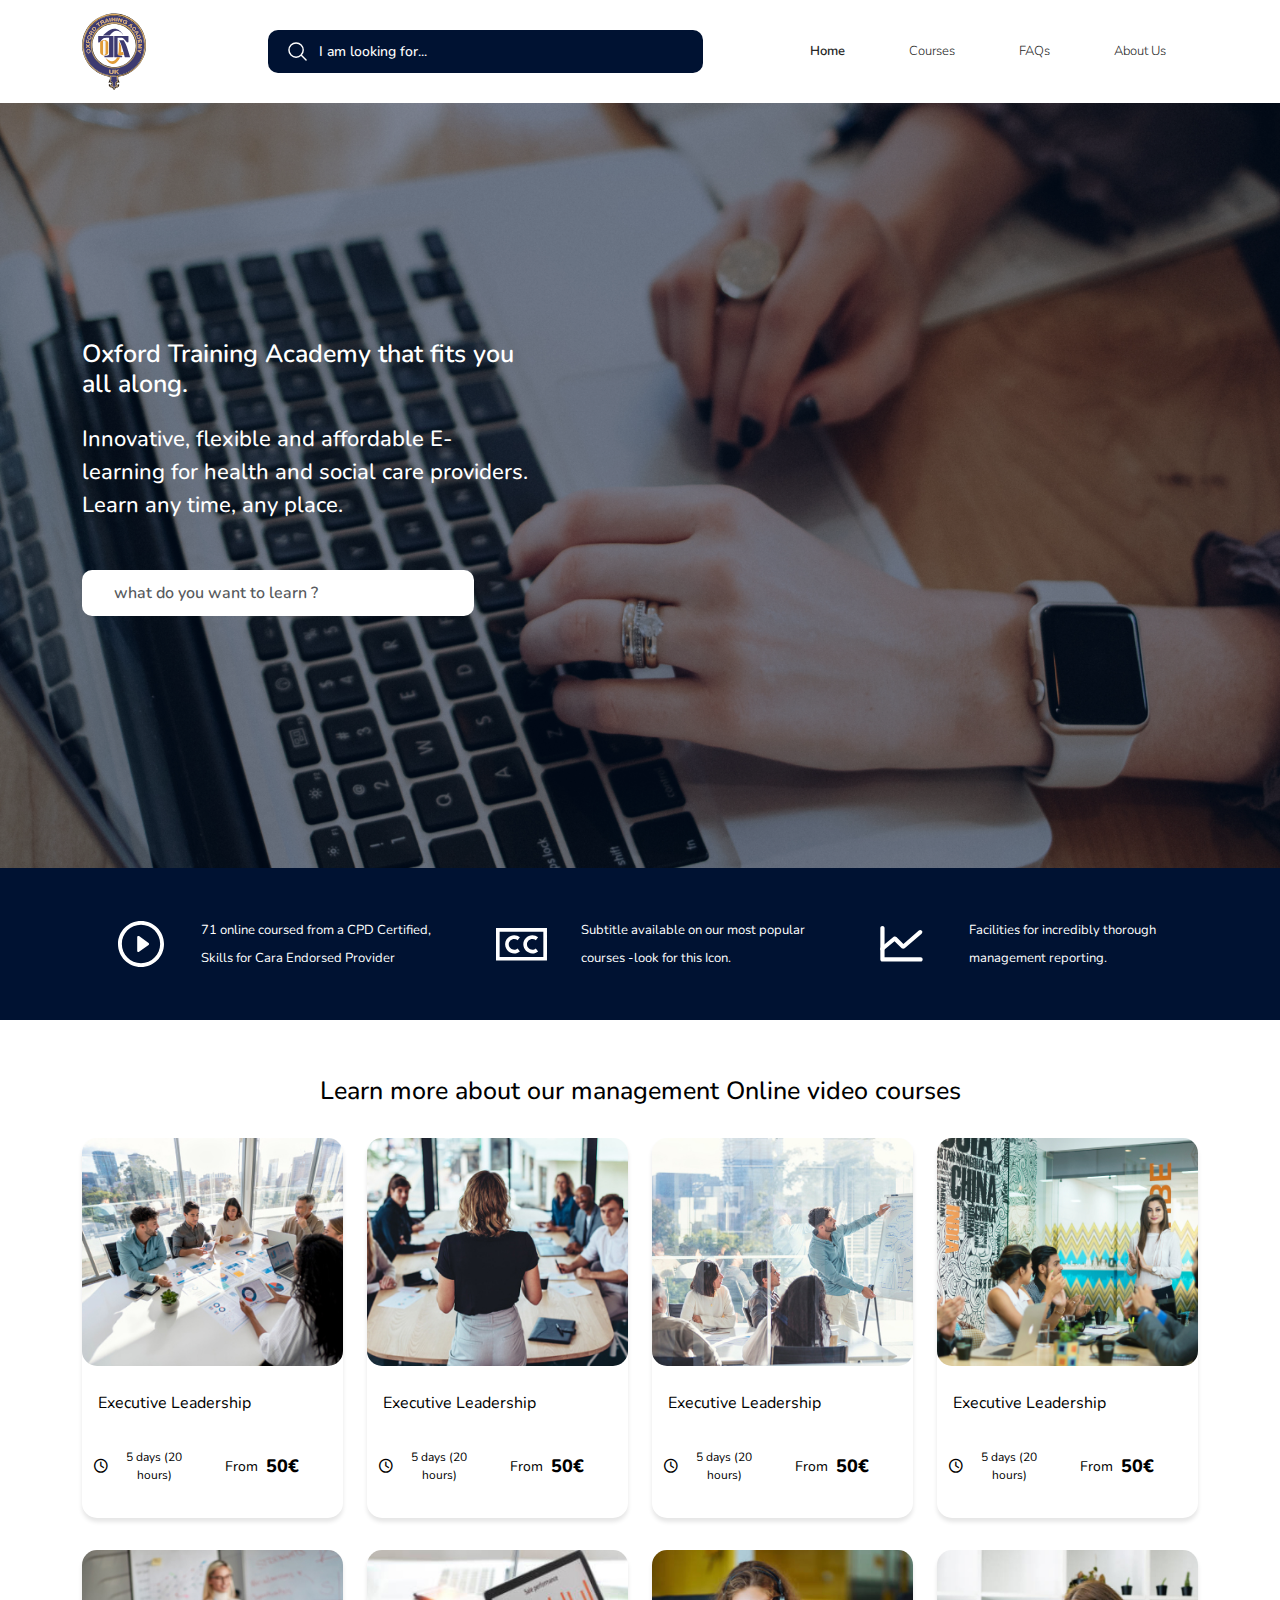
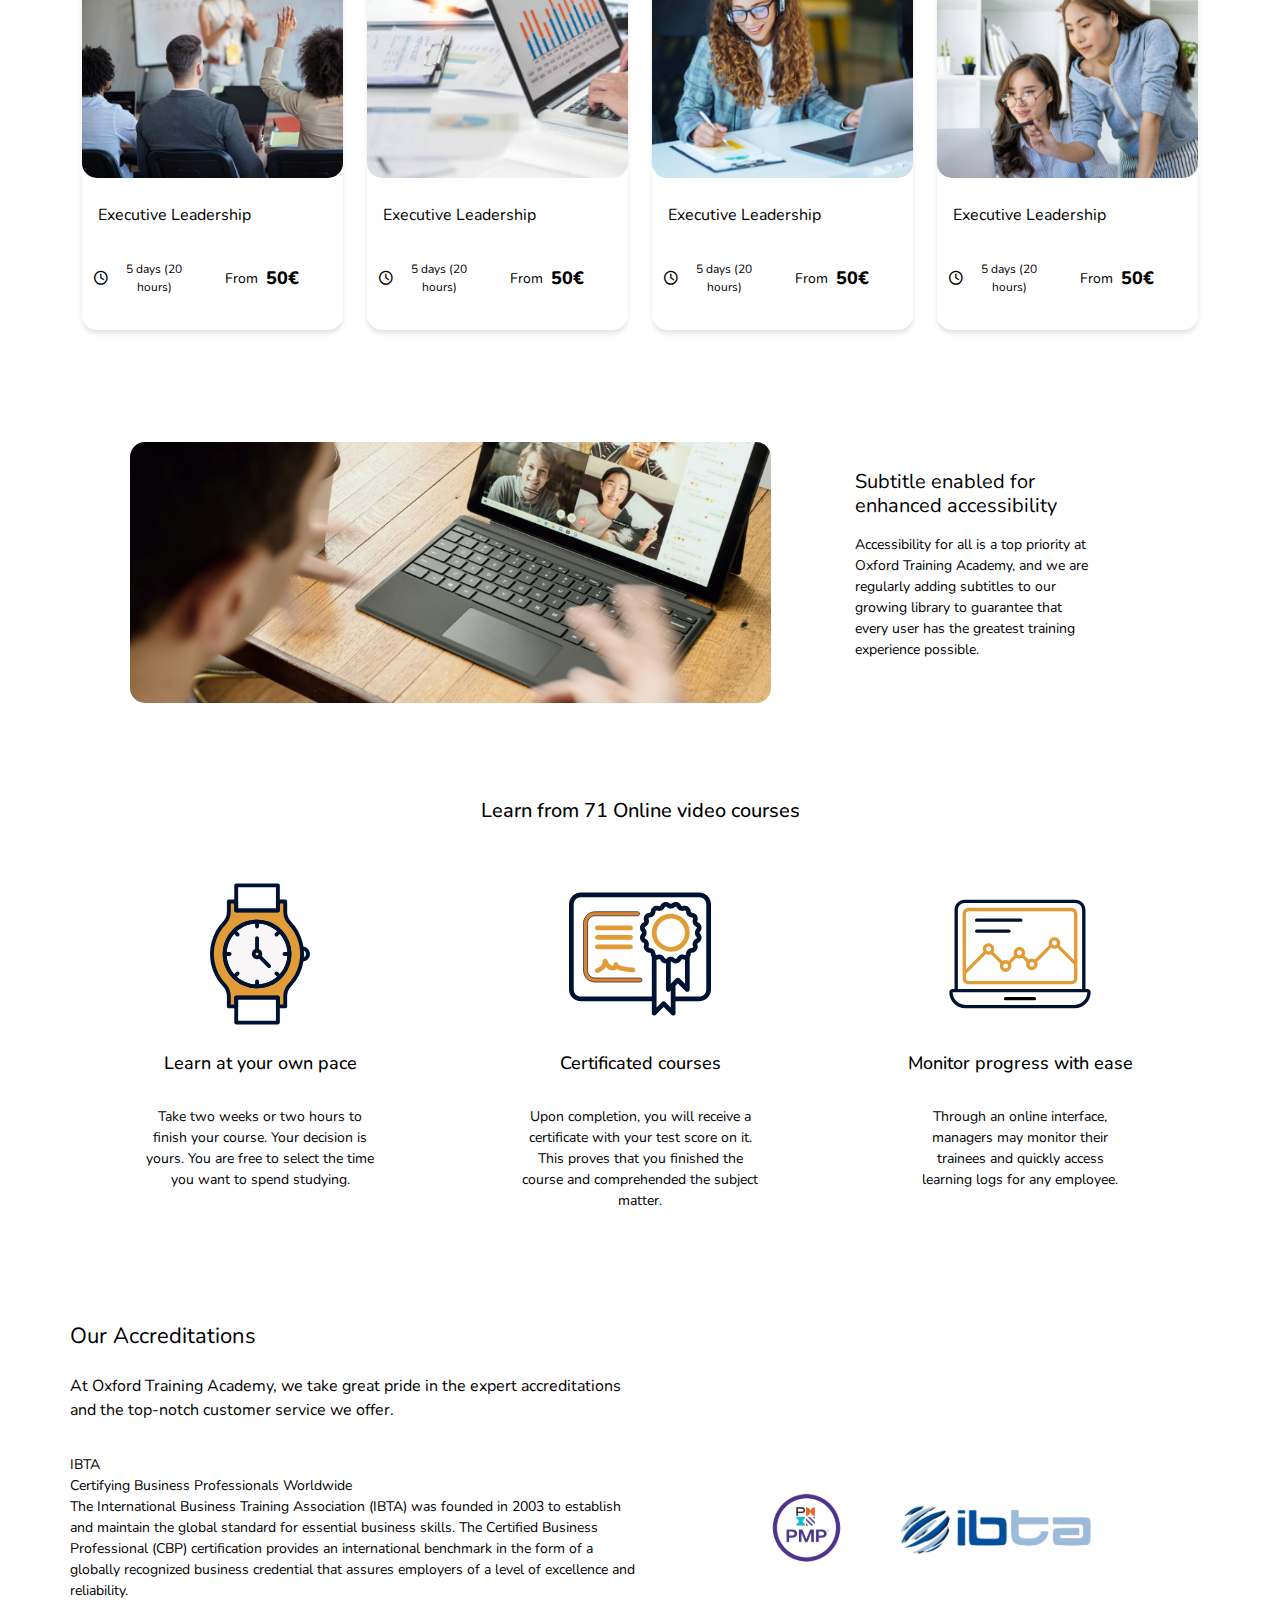
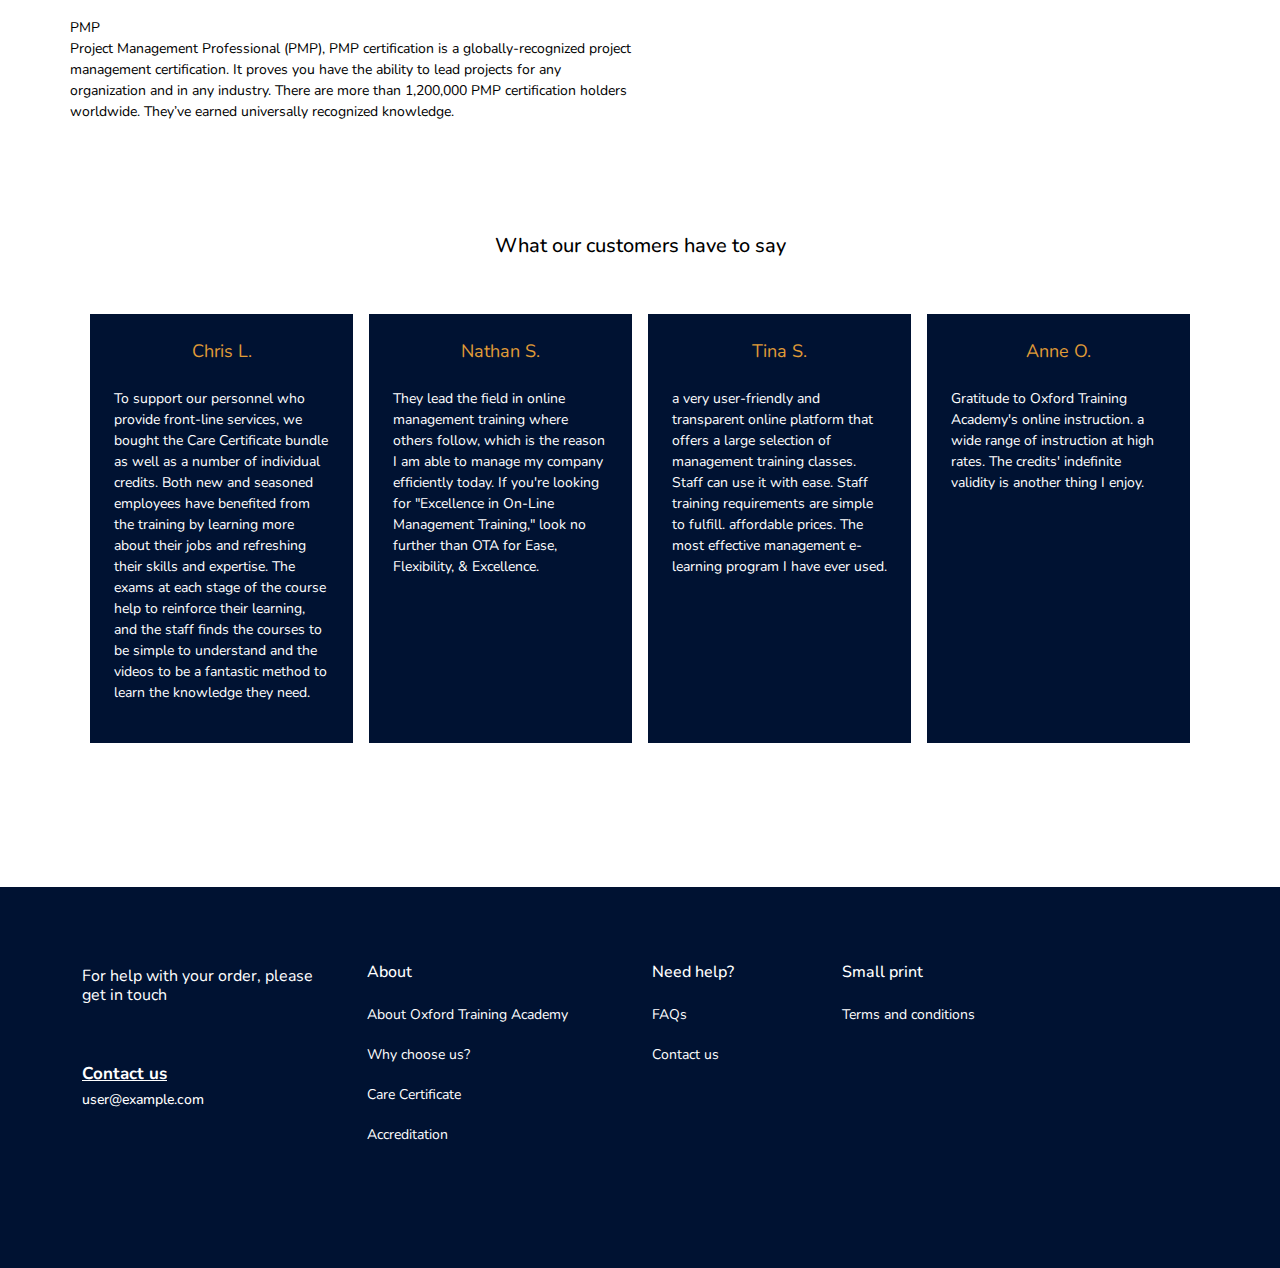
<file: index.html>
<!DOCTYPE html>
<html lang="en">
<head>
    <meta charset="UTF-8">
    <meta http-equiv="X-UA-Compatible" content="IE=edge">
    <meta name="viewport" content="width=device-width, initial-scale=1.0">
    <link href="https://fonts.googleapis.com/css2?family=Nunito:wght@300;400;500;600;700&display=swap" rel="stylesheet">
    <link rel="stylesheet" href="css/all.min.css">
    <link rel="stylesheet" href="css/bootstrap.min.css">
    <link rel="stylesheet" href="css/bootstrap.min.css.map">
    <link rel="stylesheet" href="css/style.css">
    <link rel="shortcut icon" href="images/logo.svg" type="image/x-icon">
    <title>Oxford Training Academy</title>
</head>
<body>
    <section class="top-section">
        <nav class="navbar navbar-expand-lg bg-white">
            <div class="container">
            <a class="navbar-brand pe-5" href="index.html"><img src="images/logo.svg" alt=""></a>
            <button class="navbar-toggler" type="button" data-bs-toggle="collapse" data-bs-target="#navbarSupportedContent" aria-controls="navbarSupportedContent" aria-expanded="false" aria-label="Toggle navigation">
                <span class="navbar-toggler-icon"></span>
            </button>
            <div class="collapse navbar-collapse" id="navbarSupportedContent">
                <div class="search m-auto d-flex">
                    <form action="programs" class="d-flex justify-content-center align-items-center w-100" method="get">
                        <button class="d-flex justify-content-center align-items-center" type="submit"><img class="w-100" src="images/search.svg" alt="Search Icon"></button>
                        <!-- <button type="submit"><i class="fa-solid fa-magnifying-glass text-white"></i></button> -->
                        <input type="search" name="search" class="form-control" placeholder="I am looking for..." aria-label="Search">
                    </form>
                </div>
                <ul class="navbar-nav ms-auto mb-2 mb-lg-0 text-center">
                <li class="nav-item py-xl-0 py-2 px-4">
                    <a class="nav-link active" aria-current="page" href="index.html">Home</a>
                </li>
                <li class="nav-item py-xl-0 py-2 px-4">
                    <a class="nav-link" href="courses.html">Courses</a>
                </li>
                <li class="nav-item py-xl-0 py-2 px-4">
                    <a class="nav-link" href="faq.html">FAQs</a>
                </li>
                <li class="nav-item py-xl-0 py-2 px-4">
                    <a class="nav-link" href="about-us.html">About Us</a>
                </li>
                </ul>
                
            </div>
            </div>
        </nav>
    </section>
    <!-- End Top Section -->

    <section class="home-section">
        <div class="container-fluid d-flex justify-content-center align-items-center main">
            <div class="container">
                <div class="row align-items-center">
                    <div class="col-md-5 text-white">
                        <!-- <i class="fa-regular fa-circle-play"></i> -->
                        <div class="col-12 py-2"><h1>Oxford Training Academy that fits you all along.</h1></div>
                        <div class="col-12 py-2"><p>Innovative, flexible and affordable E-learning for health and social care providers. Learn any time, any place.</p></div>
                        <div class="col-12 py-4">
                            <div class="search-2 bg-white d-flex">
                                <form action="programs" class="d-flex justify-content-center align-items-center w-100" method="get">
                                   <input type="search" name="search" class="form-control" placeholder="what do you want to learn ? " aria-label="Search">
                                </form>
                            </div>
                        </div>
                    </div>
                </div>
            </div>
        </div>
    </section>

    <section class="rectangle-section">
        <div class="container-fluid sec">
            <div class="container">
                <div class="row justify-content-center rectangle py-5 text-white">
                    <div class="col-lg-4 col-md-6 col-12 py-xl-0 py-3 d-flex justify-content-center align-items-center">
                        <div class="col-4 icon px-4 d-flex justify-content-center"><img class="img-1" src="images/video.svg" alt="Video Icon"></div>
                        <!-- <div class="col-4 icon px-4 d-flex justify-content-center"><i class="fa-regular fa-circle-play"></i></div> -->
                        <div class="col-8 text"><p class="m-0">71 online coursed from a CPD Certified, Skills for Cara Endorsed Provider</p></div>
                    </div>
                    <div class="col-lg-4 col-md-6 col-12 py-xl-0 py-3 d-flex justify-content-center align-items-center">
                        <div class="col-4 icon px-4 d-flex justify-content-center"><img class="img-2" src="images/cc.svg" alt="Subtitle Icon"></div>
                        <!-- <div class="col-4 icon px-4 d-flex justify-content-center"><i class="fa-sharp fa-regular fa-closed-captioning"></i></div> -->
                        <div class="col-8 text"><p class="m-0">Subtitle available on our most popular courses -look for this Icon.</p></div>
                    </div>
                    <div class="col-lg-4 col-md-6 col-12 py-xl-0 py-3 d-flex justify-content-center align-items-center">
                        <div class="col-4 icon px-4 d-flex justify-content-center"><img class="img-3" src="images/chart-icon.svg" alt="Chart Icon"></div>
                        <!-- <div class="col-4 icon px-4 d-flex justify-content-center"><i class="fa-solid fa-chart-line"></i></div> -->
                        <div class="col-8 text ps-2"><p class="m-0">Facilities for incredibly thorough management reporting.</p></div>
                    </div>
                </div>
            </div>
        </div>
    </section>
    
    <section class="courses-section py-5">
        <div class="container">
            <div class="row head py-2 justify-content-center align-items-center text-center"><h4>Learn more about our management Online video courses</h4></div>
            <div class="row body justify-content-center">
                <div class="col-xl-3 col-lg-6 col-12 p-0 my-3 d-flex justify-content-center align-items-center">
                    <a href="course.html" class="col-xl-11 col-10"><div class="course">

                        <div class="col-12 image" style="background-image: url(images/course-1.jpg);">
                        </div>
                        <div class="col-12 title px-3 py-4"><h6>Executive Leadership</h6></div>
                        <div class="row m-0">
                            <div class="col-6 duration text-center d-flex justify-content-center align-items-center"><i class="fa-regular fa-clock"></i><small class="px-2">5 days (20 hours)</small></div>
                            <div class="col-6 price d-flex align-items-center"><span>From</span><strong class="px-2">50€</strong></div>
                        </div>
                    </div></a>
                </div>
                <div class="col-xl-3 col-lg-6 col-12 p-0 my-3 d-flex justify-content-center align-items-center">
                    <a href="course.html" class="col-xl-11 col-10"><div class="course">

                        <div class="col-12 image" style="background-image: url(images/course-2.jpg);">
                        </div>
                        <div class="col-12 title px-3 py-4"><h6>Executive Leadership</h6></div>
                        <div class="row m-0">
                            <div class="col-6 duration text-center d-flex justify-content-center align-items-center"><i class="fa-regular fa-clock"></i><small class="px-2">5 days (20 hours)</small></div>
                            <div class="col-6 price d-flex align-items-center"><span>From</span><strong class="px-2">50€</strong></div>
                        </div>
                    </div></a>
                </div>
                <div class="col-xl-3 col-lg-6 col-12 my-3 d-flex justify-content-center align-items-center p-0">
                    <a href="course.html" class="col-xl-11 col-10"><div class="course">

                        <div class="col-12 image" style="background-image: url(images/course-3.jpg);">
                        </div>
                        <div class="col-12 title px-3 py-4"><h6>Executive Leadership</h6></div>
                    <div class="row m-0">
                        <div class="col-6 duration text-center d-flex justify-content-center align-items-center"><i class="fa-regular fa-clock"></i><small class="px-2">5 days (20 hours)</small></div>
                        <div class="col-6 price d-flex align-items-center"><span>From</span><strong class="px-2">50€</strong></div>
                    </div>
                </div></a>
                </div>
                <div class="col-xl-3 col-lg-6 col-12 my-3 d-flex justify-content-center align-items-center p-0">
                    <a href="course.html" class="col-xl-11 col-10"><div class="course">

                        <div class="col-12 image" style="background-image: url(images/course-4.jpg);">
                        </div>
                    <div class="col-12 title px-3 py-4"><h6>Executive Leadership</h6></div>
                    <div class="row m-0">
                        <div class="col-6 duration text-center d-flex justify-content-center align-items-center"><i class="fa-regular fa-clock"></i><small class="px-2">5 days (20 hours)</small></div>
                        <div class="col-6 price d-flex align-items-center"><span>From</span><strong class="px-2">50€</strong></div>
                    </div>
                </div></a>
                </div>
                <div class="col-xl-3 col-lg-6 col-12 my-3 d-flex justify-content-center align-items-center p-0">
                    <a href="course.html" class="col-xl-11 col-10"><div class="course">

                        <div class="col-12 image" style="background-image: url(images/course-5.jpg);">
                        </div>
                    <div class="col-12 title px-3 py-4"><h6>Executive Leadership</h6></div>
                    <div class="row m-0">
                        <div class="col-6 duration text-center d-flex justify-content-center align-items-center"><i class="fa-regular fa-clock"></i><small class="px-2">5 days (20 hours)</small></div>
                        <div class="col-6 price d-flex align-items-center"><span>From</span><strong class="px-2">50€</strong></div>
                    </div>
                </div></a>
                </div>
                <div class="col-xl-3 col-lg-6 col-12 my-3 d-flex justify-content-center align-items-center p-0">
                    <a href="course.html" class="col-xl-11 col-10"><div class="course">

                        <div class="col-12 image" style="background-image: url(images/course-6.jpg);">
                        </div>
                    <div class="col-12 title px-3 py-4"><h6>Executive Leadership</h6></div>
                    <div class="row m-0">
                        <div class="col-6 duration text-center d-flex justify-content-center align-items-center"><i class="fa-regular fa-clock"></i><small class="px-2">5 days (20 hours)</small></div>
                        <div class="col-6 price d-flex align-items-center"><span>From</span><strong class="px-2">50€</strong></div>
                    </div>
                </div></a>
                </div>
                <div class="col-xl-3 col-lg-6 col-12 my-3 d-flex justify-content-center align-items-center p-0">
                    <a href="course.html" class="col-xl-11 col-10"><div class="course">

                        <div class="col-12 image" style="background-image: url(images/course-7.jpg);">
                        </div>
                    <div class="col-12 title px-3 py-4"><h6>Executive Leadership</h6></div>
                    <div class="row m-0">
                        <div class="col-6 duration text-center d-flex justify-content-center align-items-center"><i class="fa-regular fa-clock"></i><small class="px-2">5 days (20 hours)</small></div>
                        <div class="col-6 price d-flex align-items-center"><span>From</span><strong class="px-2">50€</strong></div>
                    </div>
                </div></a>
                </div>
                <div class="col-xl-3 col-lg-6 col-12 my-3 d-flex justify-content-center align-items-center p-0">
                    <a href="course.html" class="col-xl-11 col-10"><div class="course">

                        <div class="col-12 image" style="background-image: url(images/course-8.jpg);">
                        </div>
                    <div class="col-12 title px-3 py-4"><h6>Executive Leadership</h6></div>
                    <div class="row m-0">
                        <div class="col-6 duration text-center d-flex justify-content-center align-items-center"><i class="fa-regular fa-clock"></i><small class="px-2">5 days (20 hours)</small></div>
                        <div class="col-6 price d-flex align-items-center"><span>From</span><strong class="px-2">50€</strong></div>
                    </div>
                </div></a>
                </div>
            </div>
        </div>
    </section>

    <section class="subtitle-section py-5">
        <div class="container">
            <div class="row justify-content-center align-items-center px-xl-0 px-4">
                <div class="col-lg-7"><img class="w-100" src="images/call.jpg" alt="Video Call Image"></div>
                <div class="col-lg-4 px-xl-5 py-xl-0 py-4">
                    <div class="col-12 py-1 px-xl-4 pe-xl-5"><h3>Subtitle enabled for enhanced accessibility</h3></div>
                    <div class="col-12 py-1 px-xl-4"><p>Accessibility for all is a top priority at Oxford Training Academy, and we are regularly adding subtitles to our growing library to guarantee that every user has the greatest training experience possible.</p></div>
                </div>
            </div>
        </div>
    </section>

    <section class="features-section py-xl-5">
        <div class="container">
            <div class="row head pb-5 justify-content-center align-items-center text-center"><h4>Learn from 71 Online video courses</h4></div>
            <div class="row body justify-content-center">
                <div class="col-lg-4 col-12 text-center py-xl-0 py-1 px-5">
                    <div class="col-12 icon d-flex justify-content-center align-items-center"><img class="w-50 img-1" src="images/watch.svg" alt="Watch Image"></div>
                    <div class="col-12 title py-4"><h5>Learn at your own pace</h5></div>
                    <div class="col-12 desc px-4"><p>Take two weeks or two hours to finish your course. Your decision is yours. You are free to select the time you want to spend studying.</p></div>
                </div>
                <div class="col-lg-4 col-12 text-center py-xl-0 py-1 px-5">
                    <div class="col-12 icon d-flex justify-content-center align-items-center"><img class="w-50 img-2" src="images/certificate.svg" alt="Watch Image"></div>
                    <div class="col-12 title py-4"><h5>Certificated courses</h5></div>
                    <div class="col-12 desc px-4"><p>Upon completion, you will receive a certificate with your test score on it. This proves that you finished the course and comprehended the subject matter.</p></div>
                </div>
                <div class="col-lg-4 col-12 text-center py-xl-0 py-1 px-5">
                    <div class="col-12 icon d-flex justify-content-center align-items-center"><img class="w-50 img-3" src="images/chart.svg" alt="Watch Image"></div>
                    <div class="col-12 title py-4"><h5>Monitor progress with ease</h5></div>
                    <div class="col-12 desc px-4"><p class="px-3">Through an online interface, managers may monitor their trainees and quickly access learning logs for any employee.</p></div>
                </div>
            </div>
        </div>
    </section>


    <section class="accreditations-section py-5">
        <div class="container">
            <div class="row justify-content-between align-items-center">
                <div class="col-xl-6 col-12 px-xl-0 px-5">
                    <div class="col-12"><h4>Our Accreditations</h4></div>
                    <div class="col-12"><p class="py-3">At Oxford Training Academy, we take great pride in the expert accreditations and the top-notch customer service we offer.</p></div>
                    <div class="col-12"><p class="special">IBTA 
Certifying Business Professionals Worldwide
The International Business Training Association (IBTA) was founded in 2003 to establish and maintain the global standard for essential business skills. The Certified Business Professional (CBP) certification provides an international benchmark in the form of a globally recognized business credential that assures employers of a level of excellence and reliability.</p></div>
                    <div class="col-12"><p class="special">PMP
Project Management Professional (PMP), PMP certification is a globally-recognized project management certification. It proves you have the ability to lead projects for any organization and in any industry. There are more than 1,200,000 PMP certification holders worldwide. They’ve earned universally recognized knowledge.</p></div>
                </div>
                <div class="col-xl-6 col-12 px-xl-0 px-5 py-xl-0 py-3 d-flex justify-content-center align-items-center">
                    <div class="col-xl-3 col-5 px-3"><img class="w-100" src="images/pmp.svg" alt=""></div>
                    <div class="col-xl-5 col-5 px-3"><img class="w-100" src="images/ibta.svg" alt=""></div>
                </div>
            </div>
        </div>
    </section>

    <section class="customers-section py-5 mb-5">
        <div class="container">
            <div class="row head pb-5 justify-content-center align-items-center text-center"><h4>What our customers have to say</h4></div>
            <div class="row body pb-5 mx-lg-0 mx-2">
                <div class="col-xl-3 col-lg-6 col-12 m-xl-0 my-2 px-xl-2 px-5">
                    <div class="opinion py-4 px-4">
                        <div class="col-12"><h6 class="pb-3">Chris L.</h6></div>
                        <div class="col-12"><p class="text-white">To support our personnel who provide front-line services, we bought the Care Certificate bundle as well as a number of individual credits. Both new and seasoned employees have benefited from the training by learning more about their jobs and refreshing their skills and expertise. The exams at each stage of the course help to reinforce their learning, and the staff finds the courses to be simple to understand and the videos to be a fantastic method to learn the knowledge they need.</p></div>
                    </div>
                </div>
                <div class="col-xl-3 col-lg-6 col-12 m-xl-0 my-2 px-xl-2 px-5">
                    <div class="opinion py-4 px-4">
                        <div class="col-12"><h6 class="pb-3">Nathan S.</h6></div>
                        <div class="col-12"><p class="text-white">They lead the field in online management training where others follow, which is the reason I am able to manage my company efficiently today. If you're looking for "Excellence in On-Line Management Training," look no further than OTA for Ease, Flexibility, & Excellence.</p></div>
                    </div>
                </div>
                <div class="col-xl-3 col-lg-6 col-12 m-xl-0 my-2 px-xl-2 px-5">
                    <div class="opinion py-4 px-4">
                        <div class="col-12"><h6 class="pb-3">Tina S.</h6></div>
                        <div class="col-12"><p class="text-white">a very user-friendly and transparent online platform that offers a large selection of management training classes. Staff can use it with ease. Staff training requirements are simple to fulfill. affordable prices. The most effective management e-learning program I have ever used.</p></div>
                    </div>
                </div>
                <div class="col-xl-3 col-lg-6 col-12 m-xl-0 my-2 px-xl-2 px-5">
                    <div class="opinion py-4 px-4">
                        <div class="col-12"><h6 class="pb-3">Anne O.</h6></div>
                        <div class="col-12"><p class="text-white">Gratitude to Oxford Training Academy's online instruction. a wide range of instruction at high rates. The credits' indefinite validity is another thing I enjoy.</p></div>
                    </div>
                </div>
                <div class="col-xl-3 col-lg-6 col-12 m-xl-0 my-2 px-xl-2 px-5">
                    <div class="opinion py-4 px-4">
                        <div class="col-12"><h6 class="pb-3">Anne O.</h6></div>
                        <div class="col-12"><p class="text-white">Gratitude to Oxford Training Academy's online instruction. a wide range of instruction at high rates. The credits' indefinite validity is another thing I enjoy.</p></div>
                    </div>
                </div>
                <div class="col-xl-3 col-lg-6 col-12 m-xl-0 my-2 px-xl-2 px-5">
                    <div class="opinion py-4 px-4">
                        <div class="col-12"><h6 class="pb-3">Anne O.</h6></div>
                        <div class="col-12"><p class="text-white">Gratitude to Oxford Training Academy's online instruction. a wide range of instruction at high rates. The credits' indefinite validity is another thing I enjoy.</p></div>
                    </div>
                </div>
            </div>
        </div>
    </section>

    <section class="footer-section py-5 px-xl-0 px-1">
        <div class="container">
            <div class="row pt-4">
                <div class="col-xl-3 col-6">
                    <div class="col-12 pt-2 pe-4">
                        <h4 class="special">For help with your order, please get in touch</h4>
                    </div>
                    <div class="col-12 pt-5">
                            <u><strong>Contact us</strong></u>
                    </div>
                    <div class="col-12">
                        <a class="special" href="mailto:user@example.com">user@example.com</a>
                    </div>
                </div>
                <div class="col-xl-3 col-6">
                    <div class="col-12">
                        <h4 class="py-1">About</h4>
                    </div>
                    <div class="col-12">
                        <ul class="p-0">
                            <li class="py-2"><a href="about-us.html">About Oxford Training Academy</a></li>
                            <li class="py-2"><a href="about-us.html">Why choose us?</a></li>
                            <li class="py-2"><a href="about-us.html">Care Certificate</a></li>
                            <li class="py-2"><a href="about-us.html">Accreditation</a></li>
                        </ul>
                    </div>
                </div>
                <div class="col-xl-2 col-6 py-xl-0 py-5">
                    <div class="col-12">
                        <h4 class="py-1">Need help?</h4>
                    </div>
                    <div class="col-12">
                        <ul class="p-0">
                            <li class="py-2"><a href="faq.html">FAQs</a></li>
                            <li class="py-2"><a href="about-us.html">Contact us</a></li>
                        </ul>
                    </div>
                </div>
                <div class="col-xl-2 col-6 py-xl-0 py-5">
                    <div class="col-12">
                        <h4 class="py-1">Small print</h4>
                    </div>
                    <div class="col-12">
                        <ul class="p-0">
                            <li class="py-2"><a href="terms.html">Terms and conditions</a></li>
                        </ul>
                    </div>
                </div>
            </div>
            <div class="row rectangle"></div>
        </div>
    </section>


        <!-- Back to top Button -->
        <button type="button" class="btn btn-floating btn-lg" id="btn-back-to-top">
            <i class="fa-solid fa-caret-up"></i>
         </button>
        <!-- End Back to top Button -->



    <script src="js/jquery-3.6.0.min.js"></script>
    <script src="js/popper.min.js"></script>
    <script src="js/bootstrap.min.js"></script>
    <script src="js/bootstrap.min.js.map"></script>

        <!-- Back to top Button -->
        <script>
            //Get the button
            let mybutton = document.getElementById("btn-back-to-top");
    
            // When the user scrolls down 20px from the top of the document, show the button
            window.onscroll = function() {
                scrollFunction();
            };
    
            function scrollFunction() {
                if (
                    document.body.scrollTop > 20 ||
                    document.documentElement.scrollTop > 20
                ) {
                    mybutton.style.display = "block";
                } else {
                    mybutton.style.display = "none";
                }
            }
            // When the user clicks on the button, scroll to the top of the document
            mybutton.addEventListener("click", backToTop);
    
            function backToTop() {
                document.body.scrollTop = 0;
                document.documentElement.scrollTop = 0;
            }
        </script>
        <!-- End Back to top Button -->
</body>
</html>
</file>
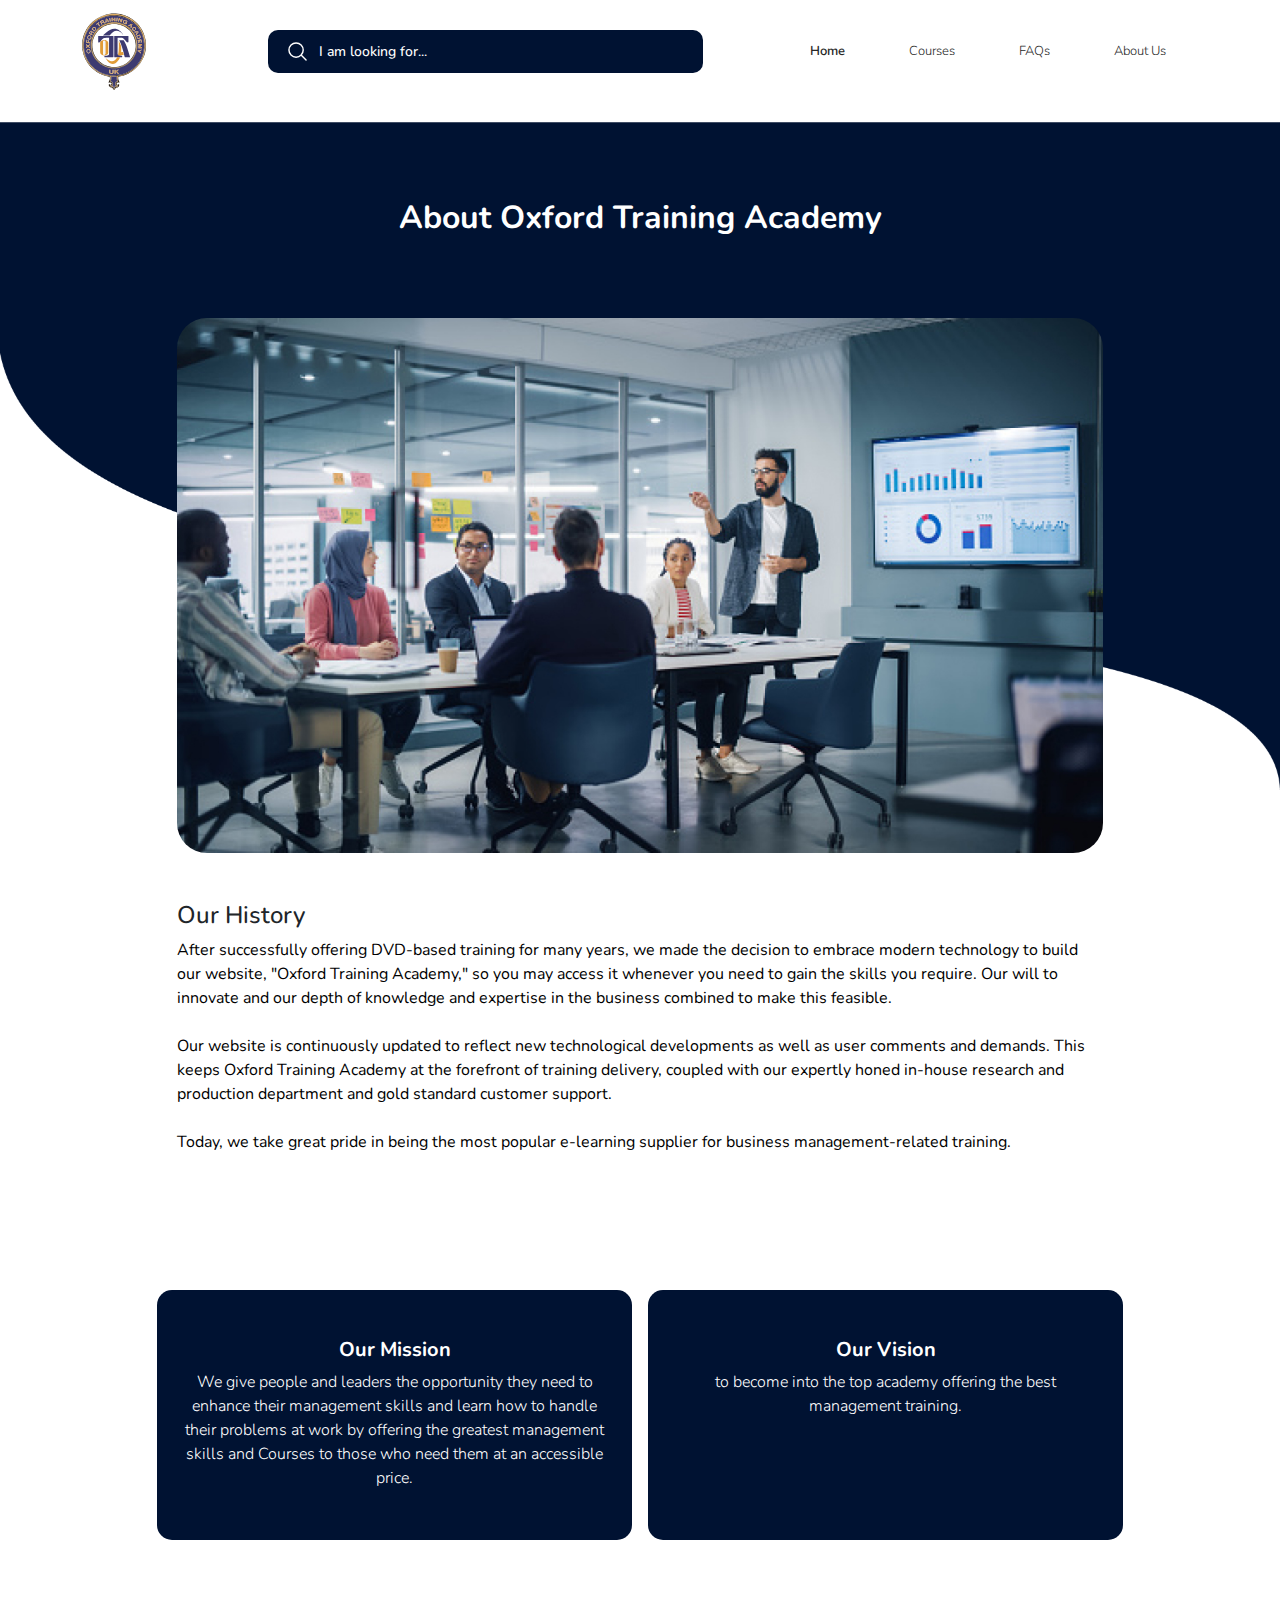
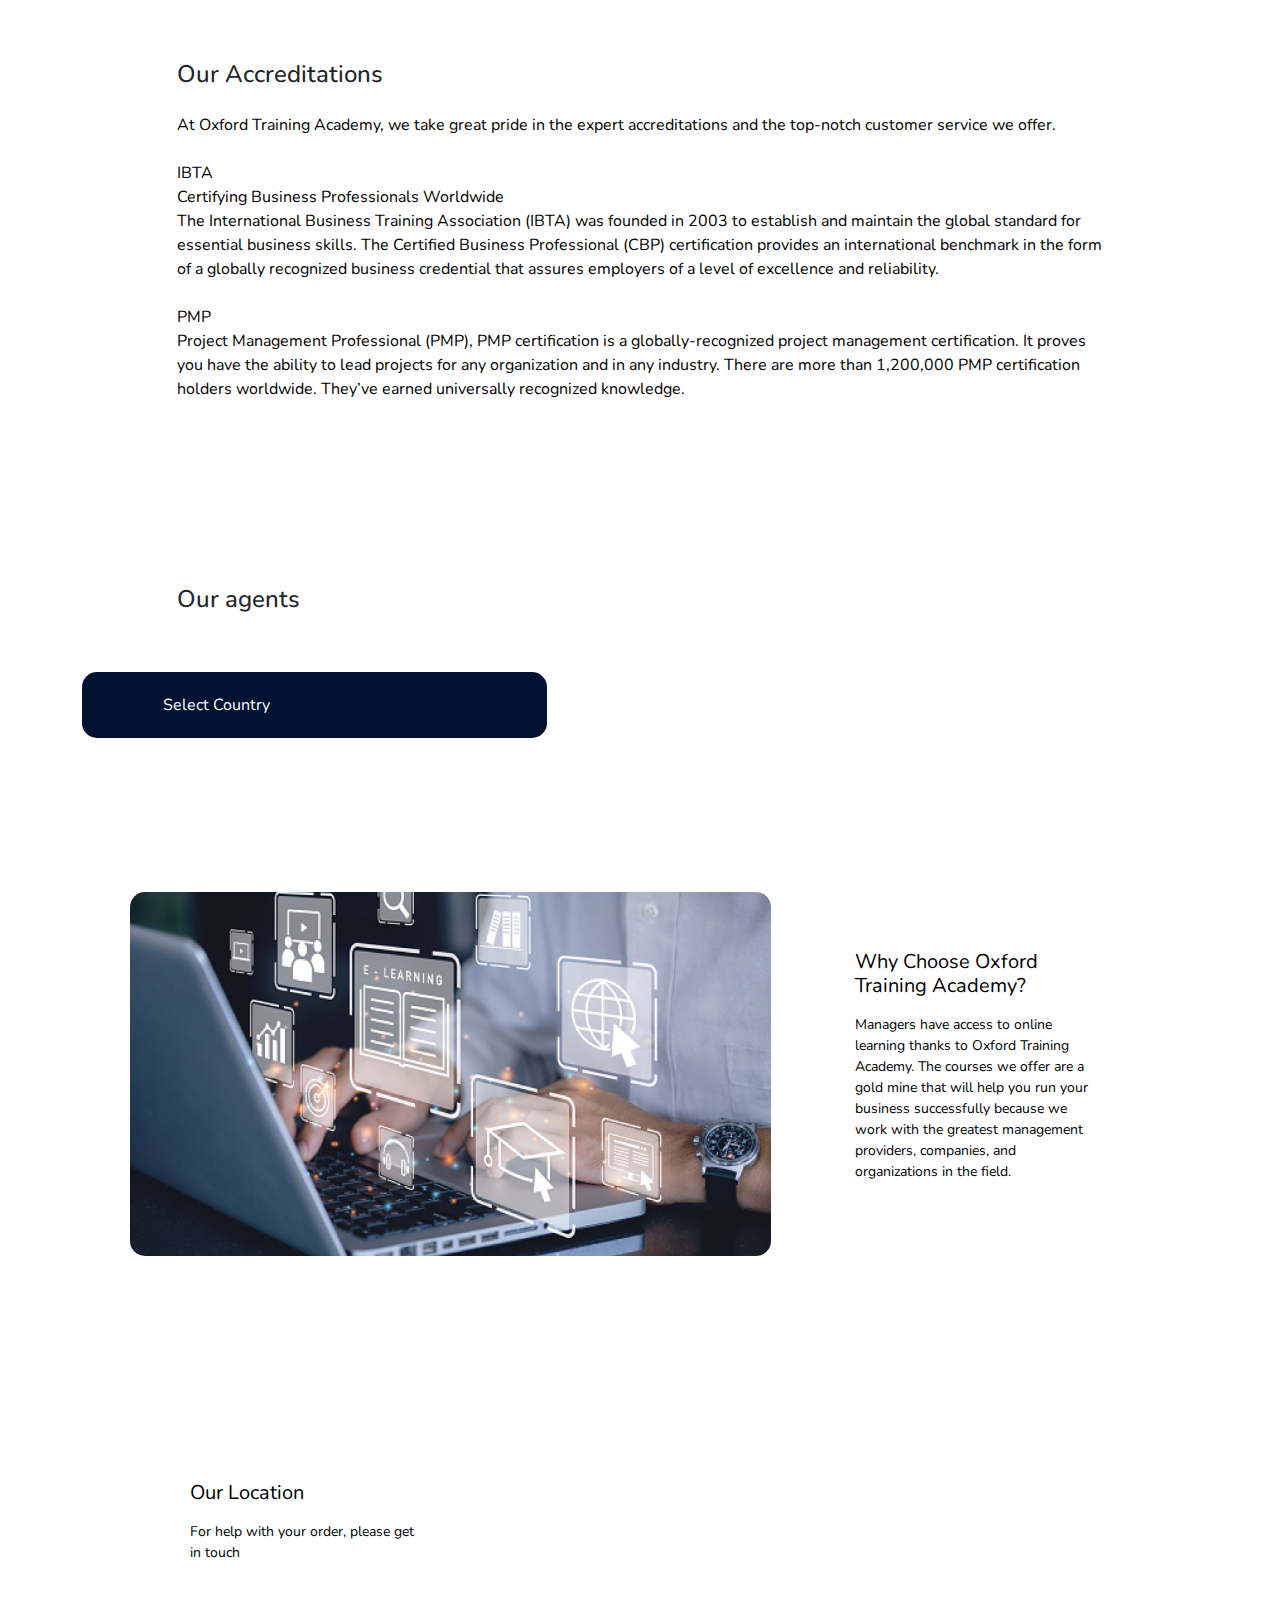
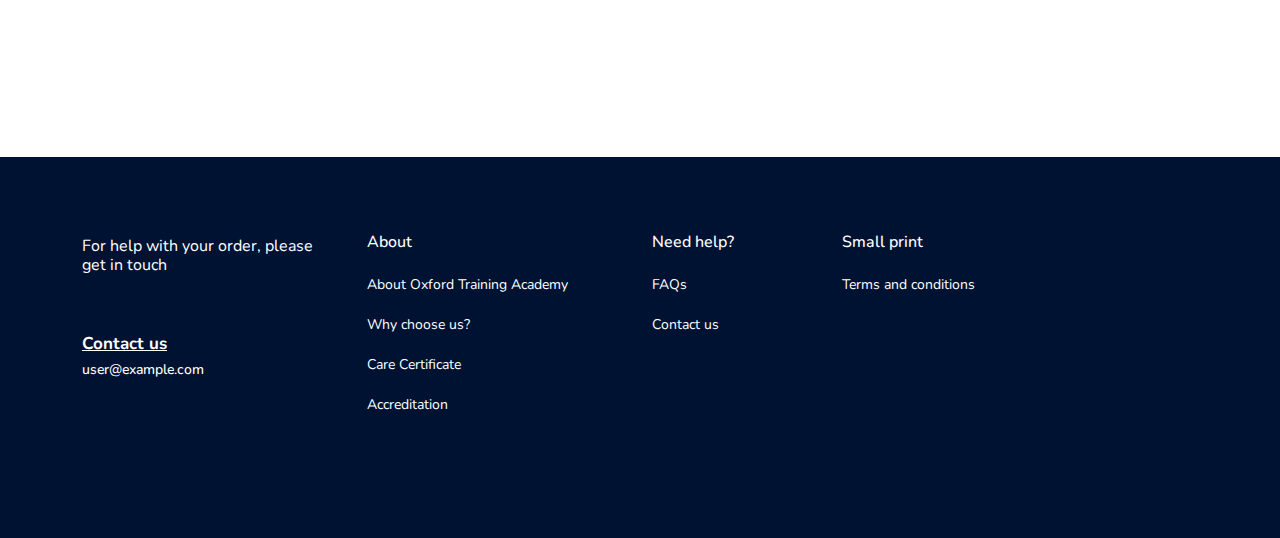
<file: about-us.html>
<!DOCTYPE html>
<html lang="en">
<head>
    <meta charset="UTF-8">
    <meta http-equiv="X-UA-Compatible" content="IE=edge">
    <meta name="viewport" content="width=device-width, initial-scale=1.0">
    <link href="https://fonts.googleapis.com/css2?family=Nunito:wght@300;400;500;600;700&display=swap" rel="stylesheet">
    <link rel="stylesheet" href="css/all.min.css">
    <link rel="stylesheet" href="css/bootstrap.min.css">
    <link rel="stylesheet" href="css/bootstrap.min.css.map">
    <link rel="stylesheet" href="css/style.css">
    <link rel="shortcut icon" href="images/logo.svg" type="image/x-icon">
    <title>Oxford Training Academy</title>
</head>
<body>
    <section class="top-section">
        <nav class="navbar navbar-expand-lg bg-white">
            <div class="container">
            <a class="navbar-brand pe-5" href="#"><img src="images/logo.svg" alt=""></a>
            <button class="navbar-toggler" type="button" data-bs-toggle="collapse" data-bs-target="#navbarSupportedContent" aria-controls="navbarSupportedContent" aria-expanded="false" aria-label="Toggle navigation">
                <span class="navbar-toggler-icon"></span>
            </button>
            <div class="collapse navbar-collapse" id="navbarSupportedContent">
                <div class="search m-auto d-flex">
                    <form action="programs" class="d-flex justify-content-center align-items-center w-100" method="get">
                        <button class="d-flex justify-content-center align-items-center" type="submit"><img class="w-100" src="images/search.svg" alt="Search Icon"></button>
                        <!-- <button type="submit"><i class="fa-solid fa-magnifying-glass text-white"></i></button> -->
                        <input type="search" name="search" class="form-control" placeholder="I am looking for..." aria-label="Search">
                    </form>
                </div>
                <ul class="navbar-nav ms-auto mb-2 mb-lg-0 text-center">
                <li class="nav-item py-xl-0 py-2 px-4">
                    <a class="nav-link active" aria-current="page" href="index.html">Home</a>
                </li>
                <li class="nav-item py-xl-0 py-2 px-4">
                    <a class="nav-link" href="courses.html">Courses</a>
                </li>
                <li class="nav-item py-xl-0 py-2 px-4">
                    <a class="nav-link" href="#">FAQs</a>
                </li>
                <li class="nav-item py-xl-0 py-2 px-4">
                    <a class="nav-link" href="#">About Us</a>
                </li>
                </ul>
                
            </div>
            </div>
        </nav>
    </section>
    <!-- End Top Section -->

    <section class="about-us-section mb-5">
        <div class="container">
            <div class="row justify-content-center rectangle py-5">
                <div class="col-12 py-5  text-white text-center">
                    <h2>About Oxford Training Academy</h2>
                </div>
                <div class="col-10 py-4 text-center"><img src="images/about-us.jpg" alt="Meeting Room Image"></div>
                <div class="col-10 py-4">
                    <h4>Our History</h4>
                    <p>After successfully offering DVD-based training for many years, we made the decision to embrace modern technology to build our website, "Oxford Training Academy," so you may access it whenever you need to gain the skills you require. Our will to innovate and our depth of knowledge and expertise in the business combined to make this feasible.

Our website is continuously updated to reflect new technological developments as well as user comments and demands. This keeps Oxford Training Academy at the forefront of training delivery, coupled with our expertly honed in-house research and production department and gold standard customer support.
                        
Today, we take great pride in being the most popular e-learning supplier for business management-related training.</p>
                </div>
            </div>
            <div class="row justify-content-center align-items-center py-5">
                <div class="col-lg-5 col-10 box text-white py-5 px-4 my-lg-0 my-2 mx-2 text-center">
                    <div class="title"><h5>Our Mission</h5></div>
                    <div class="desc"><p>We give people and leaders the opportunity they need to enhance their management skills and learn how to handle their problems at work by offering the greatest management skills and Courses to those who need them at an accessible price.</p></div>
                </div>
                <div class="col-lg-5 col-10 box text-white py-5 px-4 my-lg-0 my-2 mx-2 text-center">
                    <div class="title"><h5>Our Vision</h5></div>
                    <div class="desc"><p>to become into the top academy offering the best management training.</p></div>
                </div>
            </div>
            <div class="row justify-content-center rectangle py-5">
                <div class="col-10 py-4">
                    <h4>Our Accreditations</h4>
                    <p class="pt-3">At Oxford Training Academy, we take great pride in the expert accreditations and the top-notch customer service we offer.

IBTA 
Certifying Business Professionals Worldwide
The International Business Training Association (IBTA) was founded in 2003 to establish and maintain the global standard for essential business skills. The Certified Business Professional (CBP) certification provides an international benchmark in the form of a globally recognized business credential that assures employers of a level of excellence and reliability.

PMP
Project Management Professional (PMP), PMP certification is a globally-recognized project management certification. It proves you have the ability to lead projects for any organization and in any industry. There are more than 1,200,000 PMP certification holders worldwide. They’ve earned universally recognized knowledge.
                    </p>
                </div>
            </div>
            <div class="row justify-content-center rectangle py-5">
                <div class="col-10 py-4">
                    <h4>Our agents</h4>
                </div>
                <div class="col-12">
                    <div data-bs-toggle="collapse" data-bs-target="#country-list" aria-expanded="false" aria-controls="country-list" class="col-5 pt-3">
                        <button class="btn country-list-btn text-start">Select Country</button>
                    </div>
                </div>
                <div class="col-12">
                    <div class="row body collapse" id="country-list">
                        <div class="col-5 me-2 d-flex justify-content-center pe-0">
                            <div class="country-list">
                                    <div class="nav nav-tabs py-2 mb-3 border-0" id="nav-tab" role="tablist">
                                        <button class="nav-link px-0 border-0 my-1" id="nav-test-tab" data-bs-toggle="tab" data-bs-target="#nav-test" type="button" role="tab" aria-controls="nav-test" aria-selected="true">United Kingdom</button>
                                        <button class="nav-link px-0 border-0 my-1" id="nav-profile-tab" data-bs-toggle="tab" data-bs-target="#nav-profile" type="button" role="tab" aria-controls="nav-profile" aria-selected="false">Iraq</button>
                                        <button class="nav-link px-0 border-0 my-1" id="nav-contact-tab" data-bs-toggle="tab" data-bs-target="#nav-contact" type="button" role="tab" aria-controls="nav-contact" aria-selected="false">Saudi Arabia</button>
                                    </div>
                            </div>
                        </div>
                        <div class="col-6 tab-content p-3" id="nav-tabContent">
                            <div class="tab-pane px-xl-5 py-2 fade show" id="nav-test" role="tabpanel" aria-labelledby="nav-test-tab">
                                <h5>London Center</h5>
                                <p class="text-white">The London Centre provides specialist training in management, finance, law, engineering, public relations, and media and the experience of the London Training Centre extends over ten years of success in developing skills and knowledge by focusing on advanced qualification and technical training.</p>
                            </div>
                        </div>
                    </div>
                </div>
            </div>
        </div>
    </section>

    <section class="subtitle-section py-5">
        <div class="container">
            <div class="row justify-content-center align-items-center px-xl-0 px-4">
                <div class="col-lg-7"><img class="w-100" src="images/call-2.jpg" alt="Video Call Image"></div>
                <div class="col-lg-4 px-xl-5 py-xl-0 py-4">
                    <div class="col-12 py-1 px-xl-4 pe-xl-5"><h3>Why Choose Oxford Training Academy?</h3></div>
                    <div class="col-12 py-1 px-xl-4"><p>Managers have access to online learning thanks to Oxford Training Academy. The courses we offer are a gold mine that will help you run your business successfully because we work with the greatest management providers, companies, and organizations in the field.</p></div>
                </div>
            </div>
        </div>
    </section>

    <section class="subtitle-section py-5">
        <div class="container">
            <div class="row justify-content-center align-items-center px-xl-0 px-4">
                <div class="col-lg-4 px-xl-5 py-xl-0 py-4">
                    <div class="col-12 py-1 px-xl-4 pe-xl-5"><h3>Our Location</h3></div>
                    <div class="col-12 py-1 px-xl-4"><p>For help with your order, please get in touch</p></div>
                </div>
                <div class="col-lg-7"><iframe style="border-radius: 15px;" src="https://www.google.com/maps/embed?pb=!1m18!1m12!1m3!1d2486.443840632262!2d-0.956428375964316!3d51.45000696710156!2m3!1f0!2f0!3f0!3m2!1i1024!2i768!4f13.1!3m3!1m2!1s0x48769bc82c45a573%3A0x3d4397d6d2a9b550!2sOxford%20Training%20Academy!5e0!3m2!1sen!2ssa!4v1680194283419!5m2!1sen!2ssa" width="100%" height="350" style="border:0;" allowfullscreen="" loading="lazy" referrerpolicy="no-referrer-when-downgrade"></iframe></div>
            </div>
        </div>
    </section>

    <section class="footer-section py-5 px-xl-0 px-1">
        <div class="container">
            <div class="row pt-4">
                <div class="col-xl-3 col-6">
                    <div class="col-12 pt-2 pe-4">
                        <h4 class="special">For help with your order, please get in touch</h4>
                    </div>
                    <div class="col-12 pt-5">
                            <u><strong>Contact us</strong></u>
                    </div>
                    <div class="col-12">
                        <a class="special" href="mailto:user@example.com">user@example.com</a>
                    </div>
                </div>
                <div class="col-xl-3 col-6">
                    <div class="col-12">
                        <h4 class="py-1">About</h4>
                    </div>
                    <div class="col-12">
                        <ul class="p-0">
                            <li class="py-2"><a href="http://">About Oxford Training Academy</a></li>
                            <li class="py-2"><a href="http://">Why choose us?</a></li>
                            <li class="py-2"><a href="http://">Care Certificate</a></li>
                            <li class="py-2"><a href="http://">Accreditation</a></li>
                        </ul>
                    </div>
                </div>
                <div class="col-xl-2 col-6 py-xl-0 py-5">
                    <div class="col-12">
                        <h4 class="py-1">Need help?</h4>
                    </div>
                    <div class="col-12">
                        <ul class="p-0">
                            <li class="py-2"><a href="http://">FAQs</a></li>
                            <li class="py-2"><a href="http://">Contact us</a></li>
                        </ul>
                    </div>
                </div>
                <div class="col-xl-2 col-6 py-xl-0 py-5">
                    <div class="col-12">
                        <h4 class="py-1">Small print</h4>
                    </div>
                    <div class="col-12">
                        <ul class="p-0">
                            <li class="py-2"><a href="http://">Terms and conditions</a></li>
                        </ul>
                    </div>
                </div>
            </div>
            <div class="row rectangle"></div>
        </div>
    </section>


        <!-- Back to top Button -->
        <button type="button" class="btn btn-floating btn-lg" id="btn-back-to-top">
            <i class="fa-solid fa-caret-up"></i>
         </button>
        <!-- End Back to top Button -->



    <script src="js/jquery-3.6.0.min.js"></script>
    <script src="js/popper.min.js"></script>
    <script src="js/bootstrap.min.js"></script>
    <script src="js/bootstrap.min.js.map"></script>

        <!-- Back to top Button -->
        <script>
            //Get the button
            let mybutton = document.getElementById("btn-back-to-top");
    
            // When the user scrolls down 20px from the top of the document, show the button
            window.onscroll = function() {
                scrollFunction();
            };
    
            function scrollFunction() {
                if (
                    document.body.scrollTop > 20 ||
                    document.documentElement.scrollTop > 20
                ) {
                    mybutton.style.display = "block";
                } else {
                    mybutton.style.display = "none";
                }
            }
            // When the user clicks on the button, scroll to the top of the document
            mybutton.addEventListener("click", backToTop);
    
            function backToTop() {
                document.body.scrollTop = 0;
                document.documentElement.scrollTop = 0;
            }
        </script>
        <!-- End Back to top Button -->
</body>
</html>
</file>
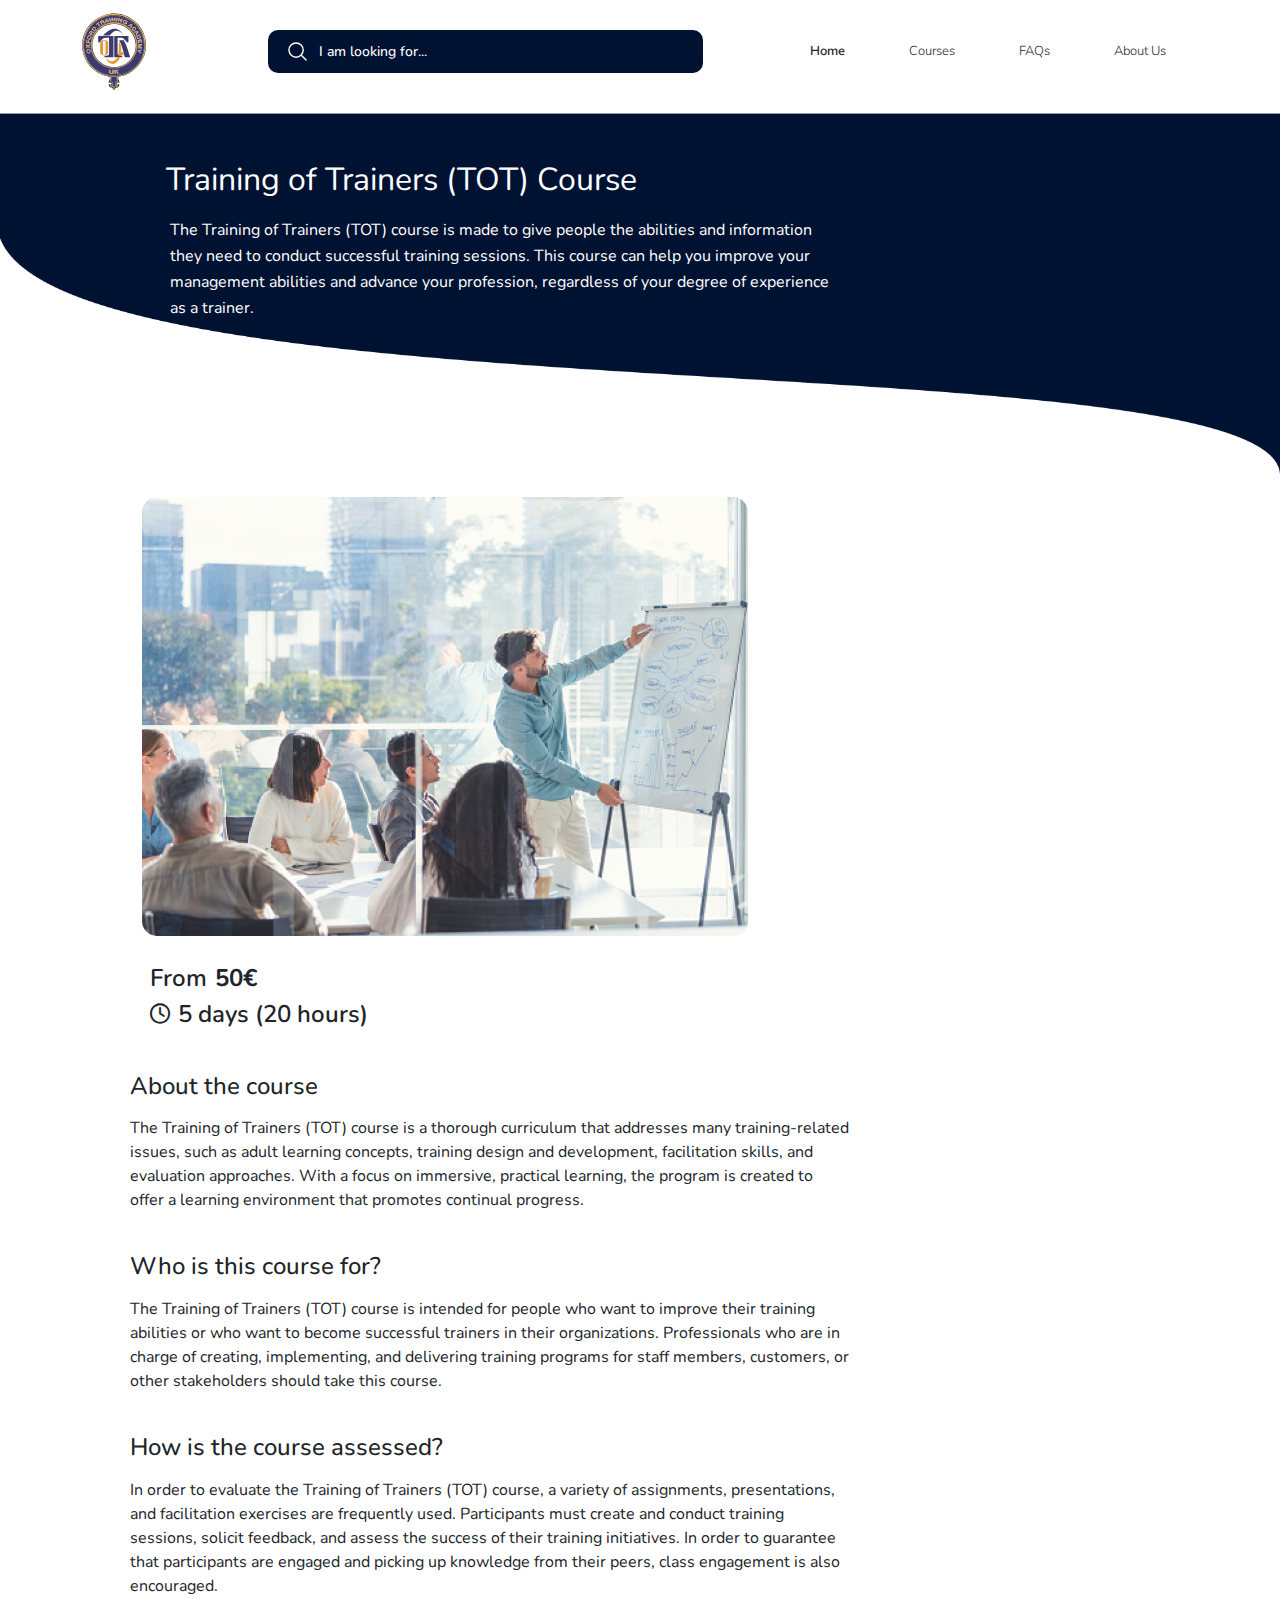
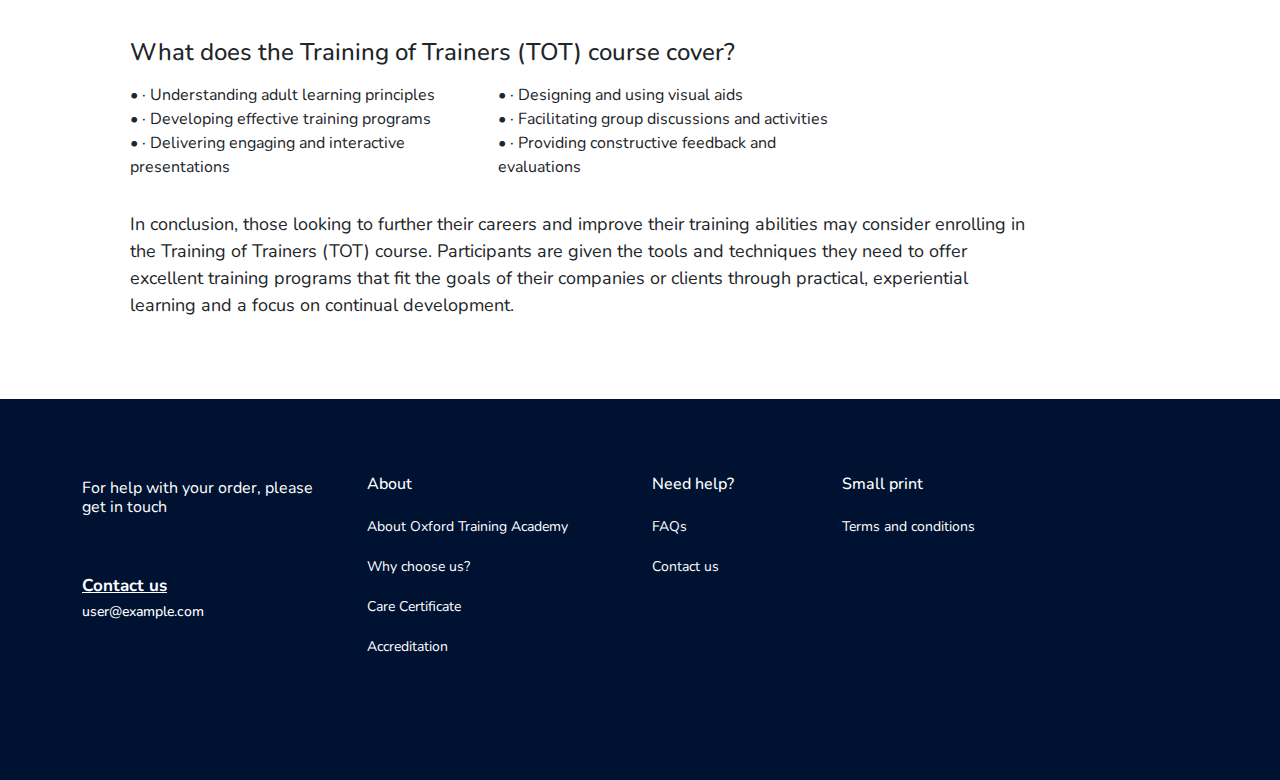
<file: course.html>
<!DOCTYPE html>
<html lang="en">
<head>
    <meta charset="UTF-8">
    <meta http-equiv="X-UA-Compatible" content="IE=edge">
    <meta name="viewport" content="width=device-width, initial-scale=1.0">
    <link href="https://fonts.googleapis.com/css2?family=Nunito:wght@300;400;500;600;700&display=swap" rel="stylesheet">
    <link rel="stylesheet" href="css/all.min.css">
    <link rel="stylesheet" href="css/bootstrap.min.css">
    <link rel="stylesheet" href="css/bootstrap.min.css.map">
    <link rel="stylesheet" href="css/style.css">
    <link rel="shortcut icon" href="images/logo.svg" type="image/x-icon">
    <title>Oxford Training Academy</title>
</head>
<body>
    <section class="top-section">
        <nav class="navbar navbar-expand-lg bg-white">
            <div class="container">
            <a class="navbar-brand pe-5" href="#"><img src="images/logo.svg" alt=""></a>
            <button class="navbar-toggler" type="button" data-bs-toggle="collapse" data-bs-target="#navbarSupportedContent" aria-controls="navbarSupportedContent" aria-expanded="false" aria-label="Toggle navigation">
                <span class="navbar-toggler-icon"></span>
            </button>
            <div class="collapse navbar-collapse" id="navbarSupportedContent">
                <div class="search m-auto d-flex">
                    <form action="programs" class="d-flex justify-content-center align-items-center w-100" method="get">
                        <button class="d-flex justify-content-center align-items-center" type="submit"><img class="w-100" src="images/search.svg" alt="Search Icon"></button>
                        <!-- <button type="submit"><i class="fa-solid fa-magnifying-glass text-white"></i></button> -->
                        <input type="search" name="search" class="form-control" placeholder="I am looking for..." aria-label="Search">
                    </form>
                </div>
                <ul class="navbar-nav ms-auto mb-2 mb-lg-0 text-center">
                <li class="nav-item py-xl-0 py-2 px-4">
                    <a class="nav-link active" aria-current="page" href="index.html">Home</a>
                </li>
                <li class="nav-item py-xl-0 py-2 px-4">
                    <a class="nav-link" href="courses.html">Courses</a>
                </li>
                <li class="nav-item py-xl-0 py-2 px-4">
                    <a class="nav-link" href="#">FAQs</a>
                </li>
                <li class="nav-item py-xl-0 py-2 px-4">
                    <a class="nav-link" href="#">About Us</a>
                </li>
                </ul>
                
            </div>
            </div>
        </nav>
    </section>
    <!-- End Top Section -->
    
    <section class="course-section mb-5">
       <div class="container">
        <div class="row ms-xl-4 head text-white py-xl-5 py-4">
            <div class="col-xl-8 ms-xl-5">
                <h2 class="py-3">Training of Trainers (TOT) Course</h2>
                <h6 class="ps-1 pe-xl-5">The Training of Trainers (TOT) course is made to give people the abilities and information they need to conduct successful training sessions. This course can help you improve your management abilities and advance your profession, regardless of your degree of experience as a trainer.</h6>
            </div>
        </div>
        <div class="row justify-content-xl-start justify-content-center ms-xl-5 body pt-5 mt-xl-5 pb-3 mb-xl-3">
            <div class="col-xl-7 col-10 pt-4">
                <div class="image"><img class="w-100" src="images/course-3.jpg" alt=""></div>
            </div>
            <div class="col-12 ms-2 d-flex align-items-center pt-4 price">
                <span>From</span><strong class="px-2">50€</strong>
            </div>
            <div class="col-12 ms-2 d-flex align-items-center duration">
                <i class="fa-regular fa-clock"></i><span class="px-2">5 days (20 hours)</span>
            </div>
        </div>
        <div class="row ms-xl-5 pb-3 about-course">
            <div class="col-xl-8 px-xl-0 px-4 title py-2">
                <h4>About the course</h4>
            </div>
            <div class="col-xl-8 px-xl-0 px-4 desc">
                <p>The Training of Trainers (TOT) course is a thorough curriculum that addresses many training-related issues, such as adult learning concepts, training design and development, facilitation skills, and evaluation approaches. With a focus on immersive, practical learning, the program is created to offer a learning environment that promotes continual progress.</p>
            </div>
        </div>
        <div class="row ms-xl-5 pb-3 course-for">
            <div class="col-xl-8 px-xl-0 px-4 title py-2">
                <h4>Who is this course for?</h4>
            </div>
            <div class="col-xl-8 px-xl-0 px-4 desc">
                <p>The Training of Trainers (TOT) course is intended for people who want to improve their training abilities or who want to become successful trainers in their organizations. Professionals who are in charge of creating, implementing, and delivering training programs for staff members, customers, or other stakeholders should take this course.</p>
            </div>
        </div>
        <div class="row ms-xl-5 pb-3 how-assessed">
            <div class="col-xl-8 px-xl-0 px-4 title py-2">
                <h4>How is the course assessed?</h4>
            </div>
            <div class="col-xl-8 px-xl-0 px-4 desc">
                <p>In order to evaluate the Training of Trainers (TOT) course, a variety of assignments, presentations, and facilitation exercises are frequently used. Participants must create and conduct training sessions, solicit feedback, and assess the success of their training initiatives. In order to guarantee that participants are engaged and picking up knowledge from their peers, class engagement is also encouraged.</p>
            </div>
        </div>
        <div class="row ms-xl-5 pb-3 course-covers">
            <div class="col-xl-8 px-xl-0 px-4 title py-2">
                <h4>What does the Training of Trainers (TOT) course cover?</h4>
            </div>
            <div class="col-xl-8 px-xl-0 px-4 desc">
                <p class="special">• · Understanding adult learning principles
• · Developing effective training programs
• · Delivering engaging and interactive presentations
• · Designing and using visual aids
• · Facilitating group discussions and activities
• · Providing constructive feedback and evaluations</p>
            </div>
        </div>
        <div class="row ms-xl-5 pb-3 summary">
            <div class="col-xl-10 px-xl-0 px-4 desc">
                <p>In conclusion, those looking to further their careers and improve their training abilities may consider enrolling in the Training of Trainers (TOT) course. Participants are given the tools and techniques they need to offer excellent training programs that fit the goals of their companies or clients through practical, experiential learning and a focus on continual development.</p>
            </div>
        </div>
       </div>
    </section>

    <section class="footer-section py-5 px-xl-0 px-1">
        <div class="container">
            <div class="row pt-4">
                <div class="col-xl-3 col-6">
                    <div class="col-12 pt-2 pe-4">
                        <h4 class="special">For help with your order, please get in touch</h4>
                    </div>
                    <div class="col-12 pt-5">
                            <u><strong>Contact us</strong></u>
                    </div>
                    <div class="col-12">
                        <a class="special" href="mailto:user@example.com">user@example.com</a>
                    </div>
                </div>
                <div class="col-xl-3 col-6">
                    <div class="col-12">
                        <h4 class="py-1">About</h4>
                    </div>
                    <div class="col-12">
                        <ul class="p-0">
                            <li class="py-2"><a href="http://">About Oxford Training Academy</a></li>
                            <li class="py-2"><a href="http://">Why choose us?</a></li>
                            <li class="py-2"><a href="http://">Care Certificate</a></li>
                            <li class="py-2"><a href="http://">Accreditation</a></li>
                        </ul>
                    </div>
                </div>
                <div class="col-xl-2 col-6 py-xl-0 py-5">
                    <div class="col-12">
                        <h4 class="py-1">Need help?</h4>
                    </div>
                    <div class="col-12">
                        <ul class="p-0">
                            <li class="py-2"><a href="http://">FAQs</a></li>
                            <li class="py-2"><a href="http://">Contact us</a></li>
                        </ul>
                    </div>
                </div>
                <div class="col-xl-2 col-6 py-xl-0 py-5">
                    <div class="col-12">
                        <h4 class="py-1">Small print</h4>
                    </div>
                    <div class="col-12">
                        <ul class="p-0">
                            <li class="py-2"><a href="http://">Terms and conditions</a></li>
                        </ul>
                    </div>
                </div>
            </div>
            <div class="row rectangle"></div>
        </div>
    </section>


        <!-- Back to top Button -->
        <button type="button" class="btn btn-floating btn-lg" id="btn-back-to-top">
            <i class="fa-solid fa-caret-up"></i>
         </button>
        <!-- End Back to top Button -->



    <script src="js/jquery-3.6.0.min.js"></script>
    <script src="js/popper.min.js"></script>
    <script src="js/bootstrap.min.js"></script>
    <script src="js/bootstrap.min.js.map"></script>

        <!-- Back to top Button -->
        <script>
            //Get the button
            let mybutton = document.getElementById("btn-back-to-top");
    
            // When the user scrolls down 20px from the top of the document, show the button
            window.onscroll = function() {
                scrollFunction();
            };
    
            function scrollFunction() {
                if (
                    document.body.scrollTop > 20 ||
                    document.documentElement.scrollTop > 20
                ) {
                    mybutton.style.display = "block";
                } else {
                    mybutton.style.display = "none";
                }
            }
            // When the user clicks on the button, scroll to the top of the document
            mybutton.addEventListener("click", backToTop);
    
            function backToTop() {
                document.body.scrollTop = 0;
                document.documentElement.scrollTop = 0;
            }
        </script>
        <!-- End Back to top Button -->
</body>
</html>
</file>
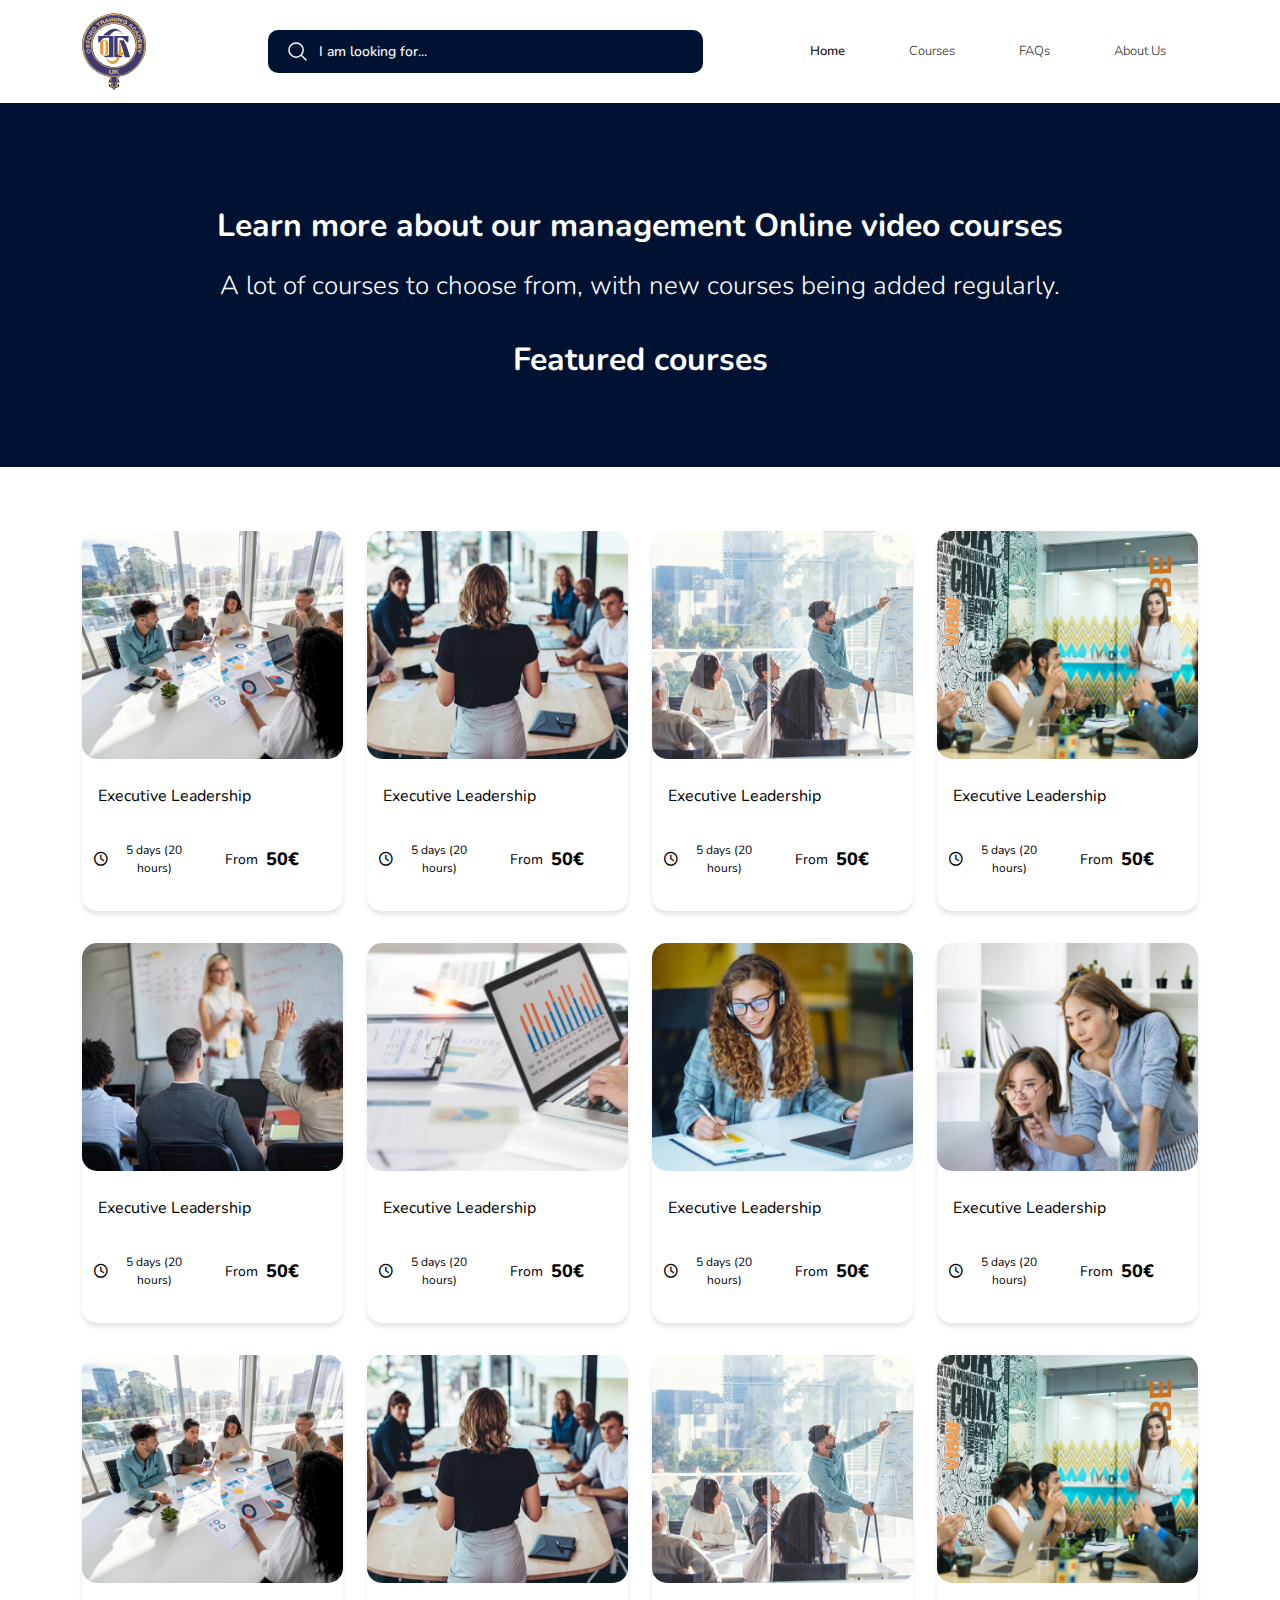
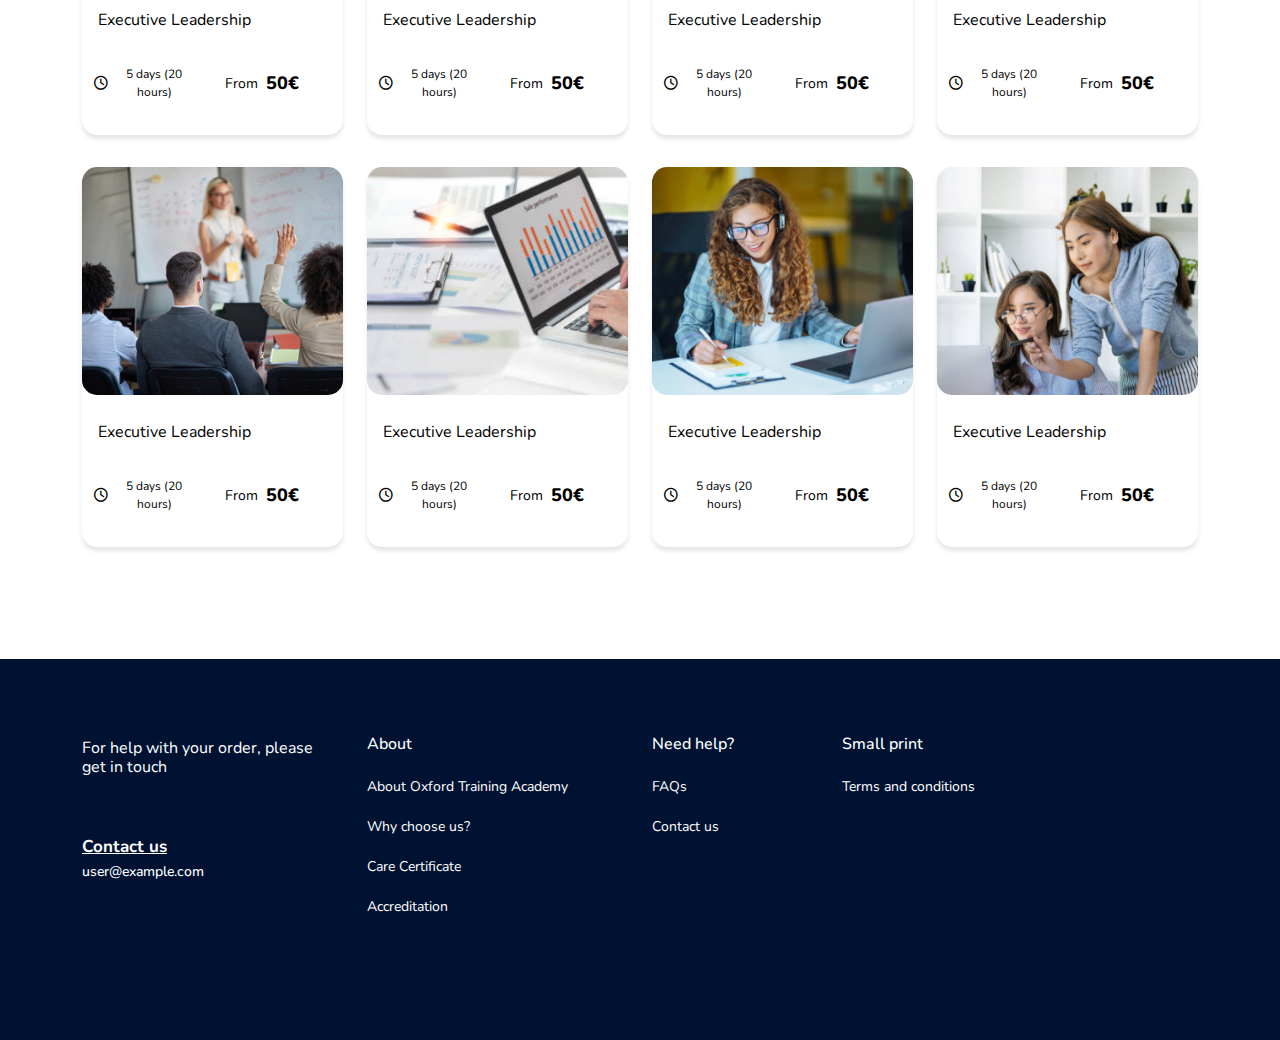
<file: courses.html>
<!DOCTYPE html>
<html lang="en">
<head>
    <meta charset="UTF-8">
    <meta http-equiv="X-UA-Compatible" content="IE=edge">
    <meta name="viewport" content="width=device-width, initial-scale=1.0">
    <link href="https://fonts.googleapis.com/css2?family=Nunito:wght@300;400;500;600;700&display=swap" rel="stylesheet">
    <link rel="stylesheet" href="css/all.min.css">
    <link rel="stylesheet" href="css/bootstrap.min.css">
    <link rel="stylesheet" href="css/bootstrap.min.css.map">
    <link rel="stylesheet" href="css/style.css">
    <link rel="shortcut icon" href="images/logo.svg" type="image/x-icon">
    <title>Oxford Training Academy</title>
</head>
<body>
    <section class="top-section">
        <nav class="navbar navbar-expand-lg bg-white">
            <div class="container">
            <a class="navbar-brand pe-5" href="#"><img src="images/logo.svg" alt=""></a>
            <button class="navbar-toggler" type="button" data-bs-toggle="collapse" data-bs-target="#navbarSupportedContent" aria-controls="navbarSupportedContent" aria-expanded="false" aria-label="Toggle navigation">
                <span class="navbar-toggler-icon"></span>
            </button>
            <div class="collapse navbar-collapse" id="navbarSupportedContent">
                <div class="search m-auto d-flex">
                    <form action="programs" class="d-flex justify-content-center align-items-center w-100" method="get">
                        <button class="d-flex justify-content-center align-items-center" type="submit"><img class="w-100" src="images/search.svg" alt="Search Icon"></button>
                        <!-- <button type="submit"><i class="fa-solid fa-magnifying-glass text-white"></i></button> -->
                        <input type="search" name="search" class="form-control" placeholder="I am looking for..." aria-label="Search">
                    </form>
                </div>
                <ul class="navbar-nav ms-auto mb-2 mb-lg-0 text-center">
                <li class="nav-item py-xl-0 py-2 px-4">
                    <a class="nav-link active" aria-current="page" href="index.html">Home</a>
                </li>
                <li class="nav-item py-xl-0 py-2 px-4">
                    <a class="nav-link" href="courses.html">Courses</a>
                </li>
                <li class="nav-item py-xl-0 py-2 px-4">
                    <a class="nav-link" href="#">FAQs</a>
                </li>
                <li class="nav-item py-xl-0 py-2 px-4">
                    <a class="nav-link" href="#">About Us</a>
                </li>
                </ul>
                
            </div>
            </div>
        </nav>
    </section>
    <!-- End Top Section -->

    <section class="rectangle-section">
        <div class="container-fluid sec pt-xl-5 pb-xl-2">
            <div class="container">
                <div class="row justify-content-center rectangle py-5 text-white text-center">
                    <div class="col-12 py-2">
                        <h2>Learn more about our management Online video courses</h2>
                    </div>
                    <div class="col-12 py-2">
                        <h3>A lot of  courses to choose from, with new courses being added regularly.</h3>
                    </div>
                    <div class="col-12 py-4">
                        <h2>Featured courses</h2>
                    </div>

                </div>
            </div>
        </div>
    </section>
    
    <section class="courses-section mb-5 py-5">
        <div class="container">
            <div class="row body justify-content-center">
                <div class="col-xl-3 col-lg-6 col-12 p-0 my-3 d-flex justify-content-center align-items-center">
                    <a href="course.html" class="col-xl-11 col-10"><div class="course">

                        <div class="col-12 image" style="background-image: url(images/course-1.jpg);">
                        </div>
                        <div class="col-12 title px-3 py-4"><h6>Executive Leadership</h6></div>
                        <div class="row m-0">
                            <div class="col-6 duration text-center d-flex justify-content-center align-items-center"><i class="fa-regular fa-clock"></i><small class="px-2">5 days (20 hours)</small></div>
                            <div class="col-6 price d-flex align-items-center"><span>From</span><strong class="px-2">50€</strong></div>
                        </div>
                    </div></a>
                </div>
                <div class="col-xl-3 col-lg-6 col-12 p-0 my-3 d-flex justify-content-center align-items-center">
                    <a href="course.html" class="col-xl-11 col-10"><div class="course">

                        <div class="col-12 image" style="background-image: url(images/course-2.jpg);">
                        </div>
                        <div class="col-12 title px-3 py-4"><h6>Executive Leadership</h6></div>
                        <div class="row m-0">
                            <div class="col-6 duration text-center d-flex justify-content-center align-items-center"><i class="fa-regular fa-clock"></i><small class="px-2">5 days (20 hours)</small></div>
                            <div class="col-6 price d-flex align-items-center"><span>From</span><strong class="px-2">50€</strong></div>
                        </div>
                    </div></a>
                </div>
                <div class="col-xl-3 col-lg-6 col-12 my-3 d-flex justify-content-center align-items-center p-0">
                    <a href="course.html" class="col-xl-11 col-10"><div class="course">

                        <div class="col-12 image" style="background-image: url(images/course-3.jpg);">
                        </div>
                        <div class="col-12 title px-3 py-4"><h6>Executive Leadership</h6></div>
                    <div class="row m-0">
                        <div class="col-6 duration text-center d-flex justify-content-center align-items-center"><i class="fa-regular fa-clock"></i><small class="px-2">5 days (20 hours)</small></div>
                        <div class="col-6 price d-flex align-items-center"><span>From</span><strong class="px-2">50€</strong></div>
                    </div>
                </div></a>
                </div>
                <div class="col-xl-3 col-lg-6 col-12 my-3 d-flex justify-content-center align-items-center p-0">
                    <a href="course.html" class="col-xl-11 col-10"><div class="course">

                        <div class="col-12 image" style="background-image: url(images/course-4.jpg);">
                        </div>
                    <div class="col-12 title px-3 py-4"><h6>Executive Leadership</h6></div>
                    <div class="row m-0">
                        <div class="col-6 duration text-center d-flex justify-content-center align-items-center"><i class="fa-regular fa-clock"></i><small class="px-2">5 days (20 hours)</small></div>
                        <div class="col-6 price d-flex align-items-center"><span>From</span><strong class="px-2">50€</strong></div>
                    </div>
                </div></a>
                </div>
                <div class="col-xl-3 col-lg-6 col-12 my-3 d-flex justify-content-center align-items-center p-0">
                    <a href="course.html" class="col-xl-11 col-10"><div class="course">

                        <div class="col-12 image" style="background-image: url(images/course-5.jpg);">
                        </div>
                    <div class="col-12 title px-3 py-4"><h6>Executive Leadership</h6></div>
                    <div class="row m-0">
                        <div class="col-6 duration text-center d-flex justify-content-center align-items-center"><i class="fa-regular fa-clock"></i><small class="px-2">5 days (20 hours)</small></div>
                        <div class="col-6 price d-flex align-items-center"><span>From</span><strong class="px-2">50€</strong></div>
                    </div>
                </div></a>
                </div>
                <div class="col-xl-3 col-lg-6 col-12 my-3 d-flex justify-content-center align-items-center p-0">
                    <a href="course.html" class="col-xl-11 col-10"><div class="course">

                        <div class="col-12 image" style="background-image: url(images/course-6.jpg);">
                        </div>
                    <div class="col-12 title px-3 py-4"><h6>Executive Leadership</h6></div>
                    <div class="row m-0">
                        <div class="col-6 duration text-center d-flex justify-content-center align-items-center"><i class="fa-regular fa-clock"></i><small class="px-2">5 days (20 hours)</small></div>
                        <div class="col-6 price d-flex align-items-center"><span>From</span><strong class="px-2">50€</strong></div>
                    </div>
                </div></a>
                </div>
                <div class="col-xl-3 col-lg-6 col-12 my-3 d-flex justify-content-center align-items-center p-0">
                    <a href="course.html" class="col-xl-11 col-10"><div class="course">

                        <div class="col-12 image" style="background-image: url(images/course-7.jpg);">
                        </div>
                    <div class="col-12 title px-3 py-4"><h6>Executive Leadership</h6></div>
                    <div class="row m-0">
                        <div class="col-6 duration text-center d-flex justify-content-center align-items-center"><i class="fa-regular fa-clock"></i><small class="px-2">5 days (20 hours)</small></div>
                        <div class="col-6 price d-flex align-items-center"><span>From</span><strong class="px-2">50€</strong></div>
                    </div>
                </div></a>
                </div>
                <div class="col-xl-3 col-lg-6 col-12 my-3 d-flex justify-content-center align-items-center p-0">
                    <a href="course.html" class="col-xl-11 col-10"><div class="course">

                        <div class="col-12 image" style="background-image: url(images/course-8.jpg);">
                        </div>
                    <div class="col-12 title px-3 py-4"><h6>Executive Leadership</h6></div>
                    <div class="row m-0">
                        <div class="col-6 duration text-center d-flex justify-content-center align-items-center"><i class="fa-regular fa-clock"></i><small class="px-2">5 days (20 hours)</small></div>
                        <div class="col-6 price d-flex align-items-center"><span>From</span><strong class="px-2">50€</strong></div>
                    </div>
                </div></a>
                </div>
                <div class="col-xl-3 col-lg-6 col-12 p-0 my-3 d-flex justify-content-center align-items-center">
                    <a href="course.html" class="col-xl-11 col-10"><div class="course">

                        <div class="col-12 image" style="background-image: url(images/course-1.jpg);">
                        </div>
                        <div class="col-12 title px-3 py-4"><h6>Executive Leadership</h6></div>
                        <div class="row m-0">
                            <div class="col-6 duration text-center d-flex justify-content-center align-items-center"><i class="fa-regular fa-clock"></i><small class="px-2">5 days (20 hours)</small></div>
                            <div class="col-6 price d-flex align-items-center"><span>From</span><strong class="px-2">50€</strong></div>
                        </div>
                    </div></a>
                </div>
                <div class="col-xl-3 col-lg-6 col-12 p-0 my-3 d-flex justify-content-center align-items-center">
                    <a href="course.html" class="col-xl-11 col-10"><div class="course">

                        <div class="col-12 image" style="background-image: url(images/course-2.jpg);">
                        </div>
                        <div class="col-12 title px-3 py-4"><h6>Executive Leadership</h6></div>
                        <div class="row m-0">
                            <div class="col-6 duration text-center d-flex justify-content-center align-items-center"><i class="fa-regular fa-clock"></i><small class="px-2">5 days (20 hours)</small></div>
                            <div class="col-6 price d-flex align-items-center"><span>From</span><strong class="px-2">50€</strong></div>
                        </div>
                    </div></a>
                </div>
                <div class="col-xl-3 col-lg-6 col-12 my-3 d-flex justify-content-center align-items-center p-0">
                    <a href="course.html" class="col-xl-11 col-10"><div class="course">

                        <div class="col-12 image" style="background-image: url(images/course-3.jpg);">
                        </div>
                        <div class="col-12 title px-3 py-4"><h6>Executive Leadership</h6></div>
                    <div class="row m-0">
                        <div class="col-6 duration text-center d-flex justify-content-center align-items-center"><i class="fa-regular fa-clock"></i><small class="px-2">5 days (20 hours)</small></div>
                        <div class="col-6 price d-flex align-items-center"><span>From</span><strong class="px-2">50€</strong></div>
                    </div>
                </div></a>
                </div>
                <div class="col-xl-3 col-lg-6 col-12 my-3 d-flex justify-content-center align-items-center p-0">
                    <a href="course.html" class="col-xl-11 col-10"><div class="course">

                        <div class="col-12 image" style="background-image: url(images/course-4.jpg);">
                        </div>
                    <div class="col-12 title px-3 py-4"><h6>Executive Leadership</h6></div>
                    <div class="row m-0">
                        <div class="col-6 duration text-center d-flex justify-content-center align-items-center"><i class="fa-regular fa-clock"></i><small class="px-2">5 days (20 hours)</small></div>
                        <div class="col-6 price d-flex align-items-center"><span>From</span><strong class="px-2">50€</strong></div>
                    </div>
                </div></a>
                </div>
                <div class="col-xl-3 col-lg-6 col-12 my-3 d-flex justify-content-center align-items-center p-0">
                    <a href="course.html" class="col-xl-11 col-10"><div class="course">

                        <div class="col-12 image" style="background-image: url(images/course-5.jpg);">
                        </div>
                    <div class="col-12 title px-3 py-4"><h6>Executive Leadership</h6></div>
                    <div class="row m-0">
                        <div class="col-6 duration text-center d-flex justify-content-center align-items-center"><i class="fa-regular fa-clock"></i><small class="px-2">5 days (20 hours)</small></div>
                        <div class="col-6 price d-flex align-items-center"><span>From</span><strong class="px-2">50€</strong></div>
                    </div>
                </div></a>
                </div>
                <div class="col-xl-3 col-lg-6 col-12 my-3 d-flex justify-content-center align-items-center p-0">
                    <a href="course.html" class="col-xl-11 col-10"><div class="course">

                        <div class="col-12 image" style="background-image: url(images/course-6.jpg);">
                        </div>
                    <div class="col-12 title px-3 py-4"><h6>Executive Leadership</h6></div>
                    <div class="row m-0">
                        <div class="col-6 duration text-center d-flex justify-content-center align-items-center"><i class="fa-regular fa-clock"></i><small class="px-2">5 days (20 hours)</small></div>
                        <div class="col-6 price d-flex align-items-center"><span>From</span><strong class="px-2">50€</strong></div>
                    </div>
                </div></a>
                </div>
                <div class="col-xl-3 col-lg-6 col-12 my-3 d-flex justify-content-center align-items-center p-0">
                    <a href="course.html" class="col-xl-11 col-10"><div class="course">

                        <div class="col-12 image" style="background-image: url(images/course-7.jpg);">
                        </div>
                    <div class="col-12 title px-3 py-4"><h6>Executive Leadership</h6></div>
                    <div class="row m-0">
                        <div class="col-6 duration text-center d-flex justify-content-center align-items-center"><i class="fa-regular fa-clock"></i><small class="px-2">5 days (20 hours)</small></div>
                        <div class="col-6 price d-flex align-items-center"><span>From</span><strong class="px-2">50€</strong></div>
                    </div>
                </div></a>
                </div>
                <div class="col-xl-3 col-lg-6 col-12 my-3 d-flex justify-content-center align-items-center p-0">
                    <a href="course.html" class="col-xl-11 col-10"><div class="course">

                        <div class="col-12 image" style="background-image: url(images/course-8.jpg);">
                        </div>
                    <div class="col-12 title px-3 py-4"><h6>Executive Leadership</h6></div>
                    <div class="row m-0">
                        <div class="col-6 duration text-center d-flex justify-content-center align-items-center"><i class="fa-regular fa-clock"></i><small class="px-2">5 days (20 hours)</small></div>
                        <div class="col-6 price d-flex align-items-center"><span>From</span><strong class="px-2">50€</strong></div>
                    </div>
                </div></a>
                </div>
            </div>
        </div>
    </section>

    <section class="footer-section py-5 px-xl-0 px-1">
        <div class="container">
            <div class="row pt-4">
                <div class="col-xl-3 col-6">
                    <div class="col-12 pt-2 pe-4">
                        <h4 class="special">For help with your order, please get in touch</h4>
                    </div>
                    <div class="col-12 pt-5">
                            <u><strong>Contact us</strong></u>
                    </div>
                    <div class="col-12">
                        <a class="special" href="mailto:user@example.com">user@example.com</a>
                    </div>
                </div>
                <div class="col-xl-3 col-6">
                    <div class="col-12">
                        <h4 class="py-1">About</h4>
                    </div>
                    <div class="col-12">
                        <ul class="p-0">
                            <li class="py-2"><a href="course.html" class="col-xl-11 col-10">About Oxford Training Academy</a></li>
                            <li class="py-2"><a href="course.html" class="col-xl-11 col-10">Why choose us?</a></li>
                            <li class="py-2"><a href="course.html" class="col-xl-11 col-10">Care Certificate</a></li>
                            <li class="py-2"><a href="course.html" class="col-xl-11 col-10">Accreditation</a></li>
                        </ul>
                    </div>
                </div>
                <div class="col-xl-2 col-6 py-xl-0 py-5">
                    <div class="col-12">
                        <h4 class="py-1">Need help?</h4>
                    </div>
                    <div class="col-12">
                        <ul class="p-0">
                            <li class="py-2"><a href="course.html" class="col-xl-11 col-10">FAQs</a></li>
                            <li class="py-2"><a href="course.html" class="col-xl-11 col-10">Contact us</a></li>
                        </ul>
                    </div>
                </div>
                <div class="col-xl-2 col-6 py-xl-0 py-5">
                    <div class="col-12">
                        <h4 class="py-1">Small print</h4>
                    </div>
                    <div class="col-12">
                        <ul class="p-0">
                            <li class="py-2"><a href="course.html" class="col-xl-11 col-10">Terms and conditions</a></li>
                        </ul>
                    </div>
                </div>
            </div>
            <div class="row rectangle"></div>
        </div>
    </section>


        <!-- Back to top Button -->
        <button type="button" class="btn btn-floating btn-lg" id="btn-back-to-top">
            <i class="fa-solid fa-caret-up"></i>
         </button>
        <!-- End Back to top Button -->



    <script src="js/jquery-3.6.0.min.js"></script>
    <script src="js/popper.min.js"></script>
    <script src="js/bootstrap.min.js"></script>
    <script src="js/bootstrap.min.js.map"></script>

        <!-- Back to top Button -->
        <script>
            //Get the button
            let mybutton = document.getElementById("btn-back-to-top");
    
            // When the user scrolls down 20px from the top of the document, show the button
            window.onscroll = function() {
                scrollFunction();
            };
    
            function scrollFunction() {
                if (
                    document.body.scrollTop > 20 ||
                    document.documentElement.scrollTop > 20
                ) {
                    mybutton.style.display = "block";
                } else {
                    mybutton.style.display = "none";
                }
            }
            // When the user clicks on the button, scroll to the top of the document
            mybutton.addEventListener("click", backToTop);
    
            function backToTop() {
                document.body.scrollTop = 0;
                document.documentElement.scrollTop = 0;
            }
        </script>
        <!-- End Back to top Button -->
</body>
</html>
</file>
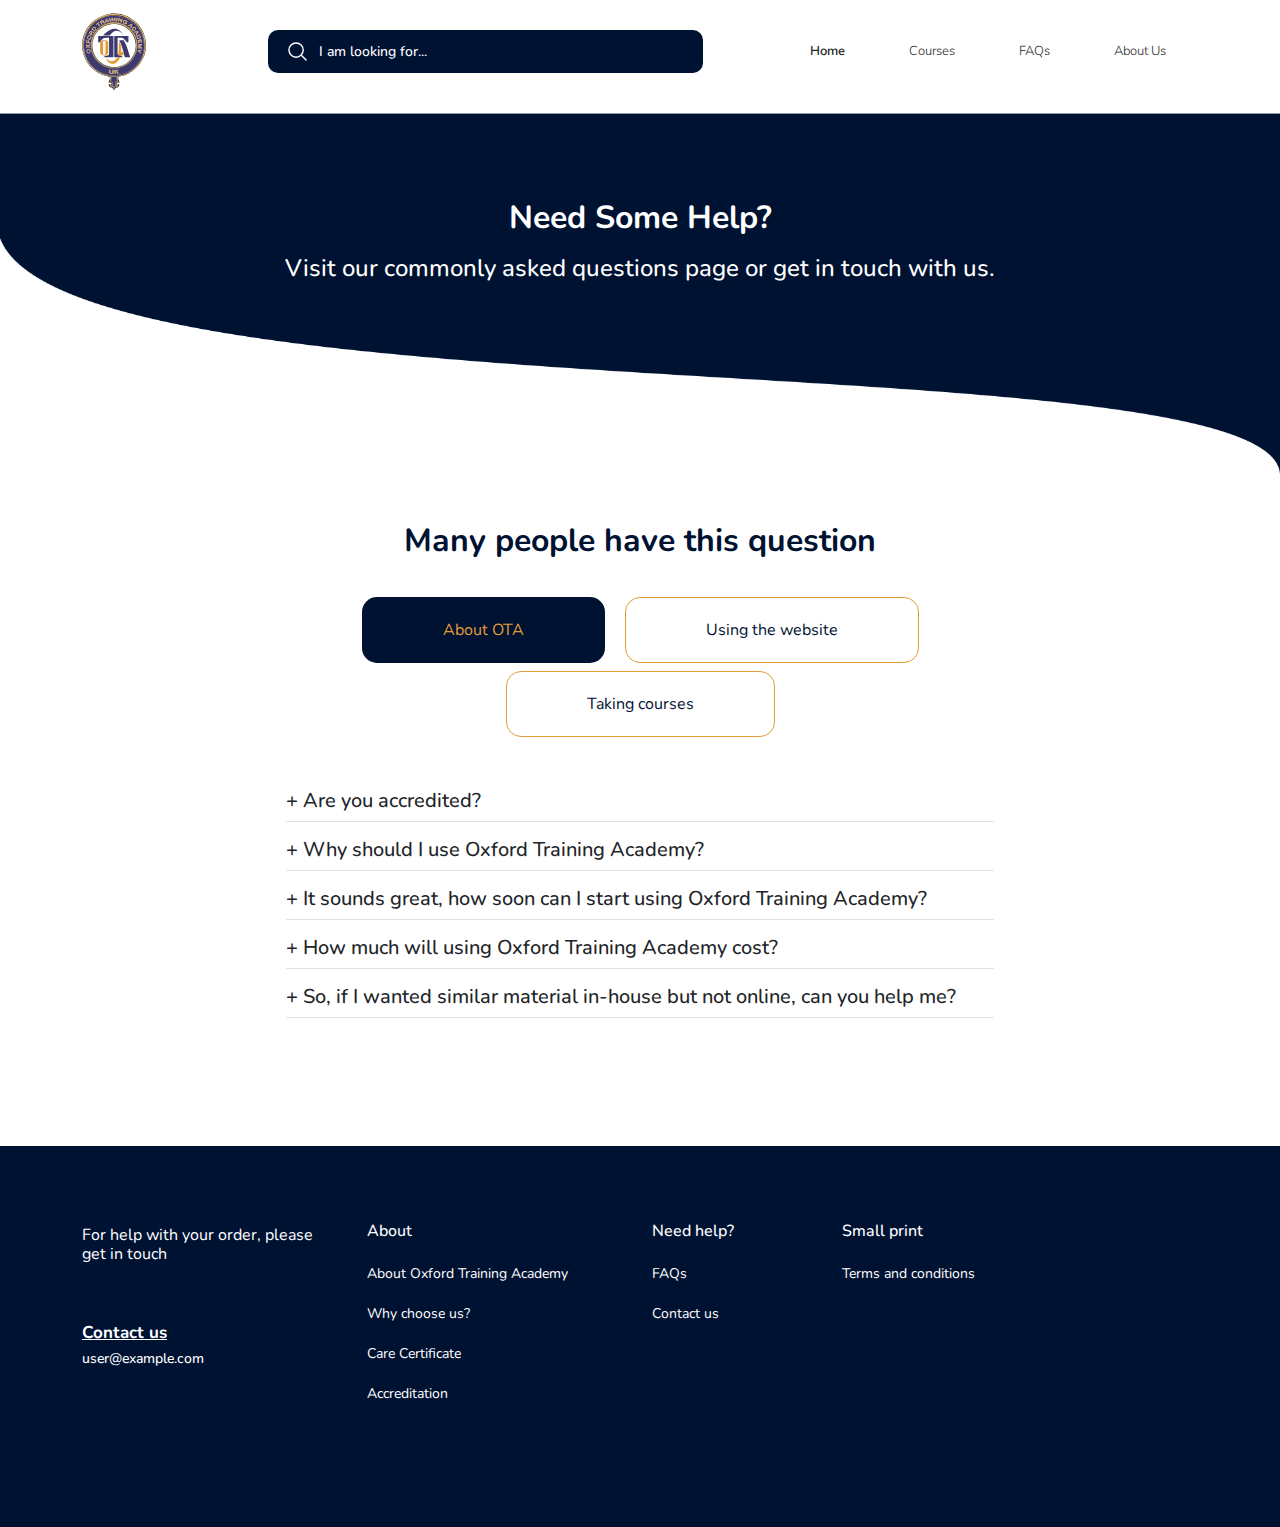
<file: faq.html>
<!DOCTYPE html>
<html lang="en">
<head>
    <meta charset="UTF-8">
    <meta http-equiv="X-UA-Compatible" content="IE=edge">
    <meta name="viewport" content="width=device-width, initial-scale=1.0">
    <link href="https://fonts.googleapis.com/css2?family=Nunito:wght@300;400;500;600;700&display=swap" rel="stylesheet">
    <link rel="stylesheet" href="css/all.min.css">
    <link rel="stylesheet" href="css/bootstrap.min.css">
    <link rel="stylesheet" href="css/bootstrap.min.css.map">
    <link rel="stylesheet" href="css/style.css">
    <link rel="shortcut icon" href="images/logo.svg" type="image/x-icon">
    <title>Oxford Training Academy</title>
</head>
<body>
    <section class="top-section">
        <nav class="navbar navbar-expand-lg bg-white">
            <div class="container">
            <a class="navbar-brand pe-5" href="#"><img src="images/logo.svg" alt=""></a>
            <button class="navbar-toggler" type="button" data-bs-toggle="collapse" data-bs-target="#navbarSupportedContent" aria-controls="navbarSupportedContent" aria-expanded="false" aria-label="Toggle navigation">
                <span class="navbar-toggler-icon"></span>
            </button>
            <div class="collapse navbar-collapse" id="navbarSupportedContent">
                <div class="search m-auto d-flex">
                    <form action="programs" class="d-flex justify-content-center align-items-center w-100" method="get">
                        <button class="d-flex justify-content-center align-items-center" type="submit"><img class="w-100" src="images/search.svg" alt="Search Icon"></button>
                        <!-- <button type="submit"><i class="fa-solid fa-magnifying-glass text-white"></i></button> -->
                        <input type="search" name="search" class="form-control" placeholder="I am looking for..." aria-label="Search">
                    </form>
                </div>
                <ul class="navbar-nav ms-auto mb-2 mb-lg-0 text-center">
                <li class="nav-item py-xl-0 py-2 px-4">
                    <a class="nav-link active" aria-current="page" href="index.html">Home</a>
                </li>
                <li class="nav-item py-xl-0 py-2 px-4">
                    <a class="nav-link" href="courses.html">Courses</a>
                </li>
                <li class="nav-item py-xl-0 py-2 px-4">
                    <a class="nav-link" href="#">FAQs</a>
                </li>
                <li class="nav-item py-xl-0 py-2 px-4">
                    <a class="nav-link" href="#">About Us</a>
                </li>
                </ul>
                
            </div>
            </div>
        </nav>
    </section>
    <!-- End Top Section -->

    <section class="faq-section mb-5">
        <div class="container">
            <div class="row justify-content-center rectangle main-rectangle py-5">
                <div class="col-12 pt-xl-5 pb-2  text-white text-center">
                    <h2>Need Some Help?</h2>
                </div>
                <div class="col-12 text-white text-center"><h4>Visit our commonly asked questions page or get in touch with us.</h4></div>
                
            </div>
            <div class="row justify-content-center py-5 my-5">
                <div class="col-xl-10 d-flex justify-content-center align-items-center mt-5">
                    <div class="col-xl-10 p-3 rectangle">
                        <h2 class="text-center main-color py-4">Many people have this question</h2>
                        <nav>
                            <div class="nav nav-tabs mb-3 d-flex justify-content-center" id="nav-tab" role="tablist">
                                <button class="nav-link my-1 active" id="nav-home-tab" data-bs-toggle="tab" data-bs-target="#nav-home" type="button" role="tab" aria-controls="nav-home" aria-selected="true">About OTA</button>
                                <button class="nav-link my-1" id="nav-profile-tab" data-bs-toggle="tab" data-bs-target="#nav-profile" type="button" role="tab" aria-controls="nav-profile" aria-selected="false">Using the website</button>
                                <button class="nav-link my-1" id="nav-contact-tab" data-bs-toggle="tab" data-bs-target="#nav-contact" type="button" role="tab" aria-controls="nav-contact" aria-selected="false">Taking courses</button>
                            </div>
                        </nav>
                        <div class="tab-content p-3" id="nav-tabContent">
                            <div class="tab-pane fade active show" id="nav-home" role="tabpanel" aria-labelledby="nav-home-tab">
                                    <div data-bs-toggle="collapse" data-bs-target="#collapse1" aria-expanded="false" aria-controls="collapse1" class="d-flex justify-content-between border-bottom pt-3">
                                        <div class="title w-100">
                                            <h5>+ Are you accredited?</h5>
                                        </div>
                                    </div>
                                    <div class="body collapse" id="collapse1">
                                        <h6 class="pt-2">Yes. We are.</h6>
                                    </div>
                                    <div data-bs-toggle="collapse" data-bs-target="#collapse2" aria-expanded="false" aria-controls="collapse2" class="d-flex justify-content-between border-bottom pt-3">
                                        <div class="title w-100">
                                            <h5>+ Why should I use Oxford Training Academy?</h5>
                                        </div>
                                    </div>
                                    <div class="body collapse" id="collapse2">
                                        <h6 class="pt-2">There are many reasons, having the skills that qualified you to do your job as you want will open the path to lead your business as you want.
                                            Having a different personality at work is something normal, and as a manager, you should know how to talk to them or convince them to do what you want to get everything done.</h6>
                                    </div>
                                    <div data-bs-toggle="collapse" data-bs-target="#collapse3" aria-expanded="false" aria-controls="collapse3" class="d-flex justify-content-between border-bottom pt-3">
                                        <div class="title w-100">
                                            <h5>+ It sounds great, how soon can I start using Oxford Training Academy?</h5>
                                        </div>
                                    </div>
                                    <div class="body collapse" id="collapse3">
                                        <h6 class="pt-2">In a short while! Making an account and authorizing a card payment both take only a few seconds online, around the clock!</h6>
                                    </div>
                                    <div data-bs-toggle="collapse" data-bs-target="#collapse4" aria-expanded="false" aria-controls="collapse4" class="d-flex justify-content-between border-bottom pt-3">
                                        <div class="title w-100">
                                            <h5>+ How much will using Oxford Training Academy cost?</h5>
                                        </div>
                                    </div>
                                    <div class="body collapse" id="collapse4">
                                        <h6 class="pt-2">That depends upon how much training you would like to deliver. You can learn more from our pricing marks.</h6>
                                    </div>
                                    <div data-bs-toggle="collapse" data-bs-target="#collapse5" aria-expanded="false" aria-controls="collapse5" class="d-flex justify-content-between border-bottom pt-3">
                                        <div class="title w-100">
                                            <h5>+ So, if I wanted similar material in-house but not online, can you help me?</h5>
                                        </div>
                                    </div>
                                    <div class="body collapse" id="collapse5">
                                        <h6 class="pt-2">We have the ability to deliver the OTA content on DVD. Please get in touch with us or visit Info@ota.com for further details if there are any products you are interested in.</h6>
                                    </div>
                            </div>
                            <div class="tab-pane fade" id="nav-profile" role="tabpanel" aria-labelledby="nav-profile-tab">
                                <div data-bs-toggle="collapse" data-bs-target="#collapse1-1" aria-expanded="false" aria-controls="collapse1-1" class="d-flex justify-content-between border-bottom pt-3">
                                    <div class="title w-100">
                                        <h5>+ Is it easy to use Oxford Training Academy website?</h5>
                                    </div>
                                </div>
                                <div class="body collapse" id="collapse1-1">
                                    <h6 class="pt-2">Yes, quiet. One of OTA's distinctive qualities is that we wanted everything about it to be as simple as possible. OTA can be used by anyone who can operate a computer mouse.</h6>
                                </div>
                                <div data-bs-toggle="collapse" data-bs-target="#collapse2-2" aria-expanded="false" aria-controls="collapse2-2" class="d-flex justify-content-between border-bottom pt-3">
                                    <div class="title w-100">
                                        <h5>+ Can I use a mobile phone or tablet?</h5>
                                    </div>
                                </div>
                                <div class="body collapse" id="collapse2-2">
                                    <h6 class="pt-2">Because OTA is made for mobile learning, you may access training from mobile devices like smartphones, tablets, and iPads in addition to using a desktop or laptop computer.</h6>
                                </div>
                                <div data-bs-toggle="collapse" data-bs-target="#collapse3-3" aria-expanded="false" aria-controls="collapse3-3" class="d-flex justify-content-between border-bottom pt-3">
                                    <div class="title w-100">
                                        <h5>+ I have not received an e-mail confirming my Account has been set up?</h5>
                                    </div>
                                </div>
                                <div class="body collapse" id="collapse3-3">
                                    <h6 class="pt-2">It's probably in your spam folder in email. Make sure your spam filter accepts emails from OTA as it is a good idea.</h6>
                                </div>
                                <div data-bs-toggle="collapse" data-bs-target="#collapse4-4" aria-expanded="false" aria-controls="collapse4-4" class="d-flex justify-content-between border-bottom pt-3">
                                    <div class="title w-100">
                                        <h5>+ What time of the day can I access Oxford Training Academy?</h5>
                                    </div>
                                </div>
                                <div class="body collapse" id="collapse4-4">
                                    <h6 class="pt-2">Any time that suits you, 24 hours a day, seven days a week, 365 days a year.</h6>
                                </div>
                            </div>
                            <div class="tab-pane fade" id="nav-contact" role="tabpanel" aria-labelledby="nav-contact-tab">
                                <div data-bs-toggle="collapse" data-bs-target="#collapse1-1-1" aria-expanded="false" aria-controls="collapse1-1-1" class="d-flex justify-content-between border-bottom pt-3">
                                    <div class="title w-100">
                                        <h5>+ How long will a course take?</h5>
                                    </div>
                                </div>
                                <div class="body collapse" id="collapse1-1-1">
                                    <h6 class="pt-2">According to the learner and the course type. Some topics might take an hour, while others might take longer.</h6>
                                </div>
                                <div data-bs-toggle="collapse" data-bs-target="#collapse2-2-2" aria-expanded="false" aria-controls="collapse2-2-2" class="d-flex justify-content-between border-bottom pt-3">
                                    <div class="title w-100">
                                        <h5>+ Will I have to take a test?</h5>
                                    </div>
                                </div>
                                <div class="body collapse" id="collapse2-2-2">
                                    <h6 class="pt-2">Inspectors are requesting training certificates more frequently, and modifications to occupational credentials have increased the value of certifications like those from Oxford Training Academy. As a result, testing is crucial to learning and proving learning.  The examination process at Oxford Training Academy is relatively simple, and completion of a course results in an automatic certificate.</h6>
                                </div>
                                <div data-bs-toggle="collapse" data-bs-target="#collapse3-3-3" aria-expanded="false" aria-controls="collapse3-3-3" class="d-flex justify-content-between border-bottom pt-3">
                                    <div class="title w-100">
                                        <h5>+ Will I get a certificate?</h5>
                                    </div>
                                </div>
                                <div class="body collapse" id="collapse3-3-3">
                                    <h6 class="pt-2">Yes. At the conclusion of a course, certificates are instantly generated and are FREE!</h6>
                                </div>
                                <div data-bs-toggle="collapse" data-bs-target="#collapse4-4-4" aria-expanded="false" aria-controls="collapse4-4-4" class="d-flex justify-content-between border-bottom pt-3">
                                    <div class="title w-100">
                                        <h5>+ How long does it take to get my training certificate?</h5>
                                    </div>
                                </div>
                                <div class="body collapse" id="collapse4-4-4">
                                    <h6 class="pt-2">Seconds. Your certificate is automatically delivered to the account holder's email address when a course is complete, and you can always access a copy through your online account. (ideal if you need a duplicate or copy).</h6>
                                </div>
                                <div data-bs-toggle="collapse" data-bs-target="#collapse5-5-5" aria-expanded="false" aria-controls="collapse5-5-5" class="d-flex justify-content-between border-bottom pt-3">
                                    <div class="title w-100">
                                        <h5>+ I have not received a training certificate in my email.</h5>
                                    </div>
                                </div>
                                <div class="body collapse" id="collapse5-5-5">
                                    <h6 class="pt-2">It may be in your spam folder for emails, so check there. A smart idea is to confirm that your spam filter accepts emails from OTA. Check with the account holder to see if you can access a pdf copy of the certificate in the certifications area of your account.</h6>
                                </div>
                                <div data-bs-toggle="collapse" data-bs-target="#collapse6-6-6" aria-expanded="false" aria-controls="collapse6-6-6" class="d-flex justify-content-between border-bottom pt-3">
                                    <div class="title w-100">
                                        <h5>+ What if I fail?</h5>
                                    </div>
                                </div>
                                <div class="body collapse" id="collapse6-6-6">
                                    <h6 class="pt-2">OTA certifications only provide a percentage score rather than a pass or fail designation. This implies that your company can choose whether or not that percentage is appropriate. If necessary, you might always take the course again.</h6>
                                </div>
                                <div data-bs-toggle="collapse" data-bs-target="#collapse7-7-7" aria-expanded="false" aria-controls="collapse7-7-7" class="d-flex justify-content-between border-bottom pt-3">
                                    <div class="title w-100">
                                        <h5>+ What does it cost to re-take a course?</h5>
                                    </div>
                                </div>
                                <div class="body collapse" id="collapse7-7-7">
                                    <h6 class="pt-2">It will cost one credit to retake a course once you've finished it and the training certificate has been generated. You can, however, rewind, stop, resume, or pause the video as frequently as you'd like for FREE prior to finishing a module. </h6>
                                </div>
                                <div data-bs-toggle="collapse" data-bs-target="#collapse8-8-8" aria-expanded="false" aria-controls="collapse8-8-8" class="d-flex justify-content-between border-bottom pt-3">
                                    <div class="title w-100">
                                        <h5>+ How often do I have to re-take a course?</h5>
                                    </div>
                                </div>
                                <div class="body collapse" id="collapse8-8-8">
                                    <h6 class="pt-2">There is no single, straightforward response to this question; it depends on the type of course. Refresher training with OTA, however, is readily available, in line with standards, and extremely reasonably priced.</h6>
                                </div>
                                <div data-bs-toggle="collapse" data-bs-target="#collapse9-9-9" aria-expanded="false" aria-controls="collapse9-9-9" class="d-flex justify-content-between border-bottom pt-3">
                                    <div class="title w-100">
                                        <h5>+ Can more than one person train per training session?</h5>
                                    </div>
                                </div>
                                <div class="body collapse" id="collapse9-9-9">
                                    <h6 class="pt-2">Depending on how many internet-connected devices you have at your disposal, you can train as many individuals at once as you wish.</h6>
                                </div>
                                <div data-bs-toggle="collapse" data-bs-target="#collapse10-10-10" aria-expanded="false" aria-controls="collapse10-10-10" class="d-flex justify-content-between border-bottom pt-3">
                                    <div class="title w-100">
                                        <h5>+ How do I sign for the free course?</h5>
                                    </div>
                                </div>
                                <div class="body collapse" id="collapse10-10-10">
                                    <h6 class="pt-2">We frequently provide a free new course.</h6>
                                </div>
                            </div>
                        </div>
                    </div>
            </div>
            </div>
        </div>
    </section>


    <section class="footer-section py-5 px-xl-0 px-1">
        <div class="container">
            <div class="row pt-4">
                <div class="col-xl-3 col-6">
                    <div class="col-12 pt-2 pe-4">
                        <h4 class="special">For help with your order, please get in touch</h4>
                    </div>
                    <div class="col-12 pt-5">
                            <u><strong>Contact us</strong></u>
                    </div>
                    <div class="col-12">
                        <a class="special" href="mailto:user@example.com">user@example.com</a>
                    </div>
                </div>
                <div class="col-xl-3 col-6">
                    <div class="col-12">
                        <h4 class="py-1">About</h4>
                    </div>
                    <div class="col-12">
                        <ul class="p-0">
                            <li class="py-2"><a href="http://">About Oxford Training Academy</a></li>
                            <li class="py-2"><a href="http://">Why choose us?</a></li>
                            <li class="py-2"><a href="http://">Care Certificate</a></li>
                            <li class="py-2"><a href="http://">Accreditation</a></li>
                        </ul>
                    </div>
                </div>
                <div class="col-xl-2 col-6 py-xl-0 py-5">
                    <div class="col-12">
                        <h4 class="py-1">Need help?</h4>
                    </div>
                    <div class="col-12">
                        <ul class="p-0">
                            <li class="py-2"><a href="http://">FAQs</a></li>
                            <li class="py-2"><a href="http://">Contact us</a></li>
                        </ul>
                    </div>
                </div>
                <div class="col-xl-2 col-6 py-xl-0 py-5">
                    <div class="col-12">
                        <h4 class="py-1">Small print</h4>
                    </div>
                    <div class="col-12">
                        <ul class="p-0">
                            <li class="py-2"><a href="http://">Terms and conditions</a></li>
                        </ul>
                    </div>
                </div>
            </div>
            <div class="row rectangle"></div>
        </div>
    </section>


        <!-- Back to top Button -->
        <button type="button" class="btn btn-floating btn-lg" id="btn-back-to-top">
            <i class="fa-solid fa-caret-up"></i>
         </button>
        <!-- End Back to top Button -->



    <script src="js/jquery-3.6.0.min.js"></script>
    <script src="js/popper.min.js"></script>
    <script src="js/bootstrap.min.js"></script>
    <script src="js/bootstrap.min.js.map"></script>

        <!-- Back to top Button -->
        <script>
            //Get the button
            let mybutton = document.getElementById("btn-back-to-top");
    
            // When the user scrolls down 20px from the top of the document, show the button
            window.onscroll = function() {
                scrollFunction();
            };
    
            function scrollFunction() {
                if (
                    document.body.scrollTop > 20 ||
                    document.documentElement.scrollTop > 20
                ) {
                    mybutton.style.display = "block";
                } else {
                    mybutton.style.display = "none";
                }
            }
            // When the user clicks on the button, scroll to the top of the document
            mybutton.addEventListener("click", backToTop);
    
            function backToTop() {
                document.body.scrollTop = 0;
                document.documentElement.scrollTop = 0;
            }
        </script>
        <!-- End Back to top Button -->
</body>
</html>
</file>
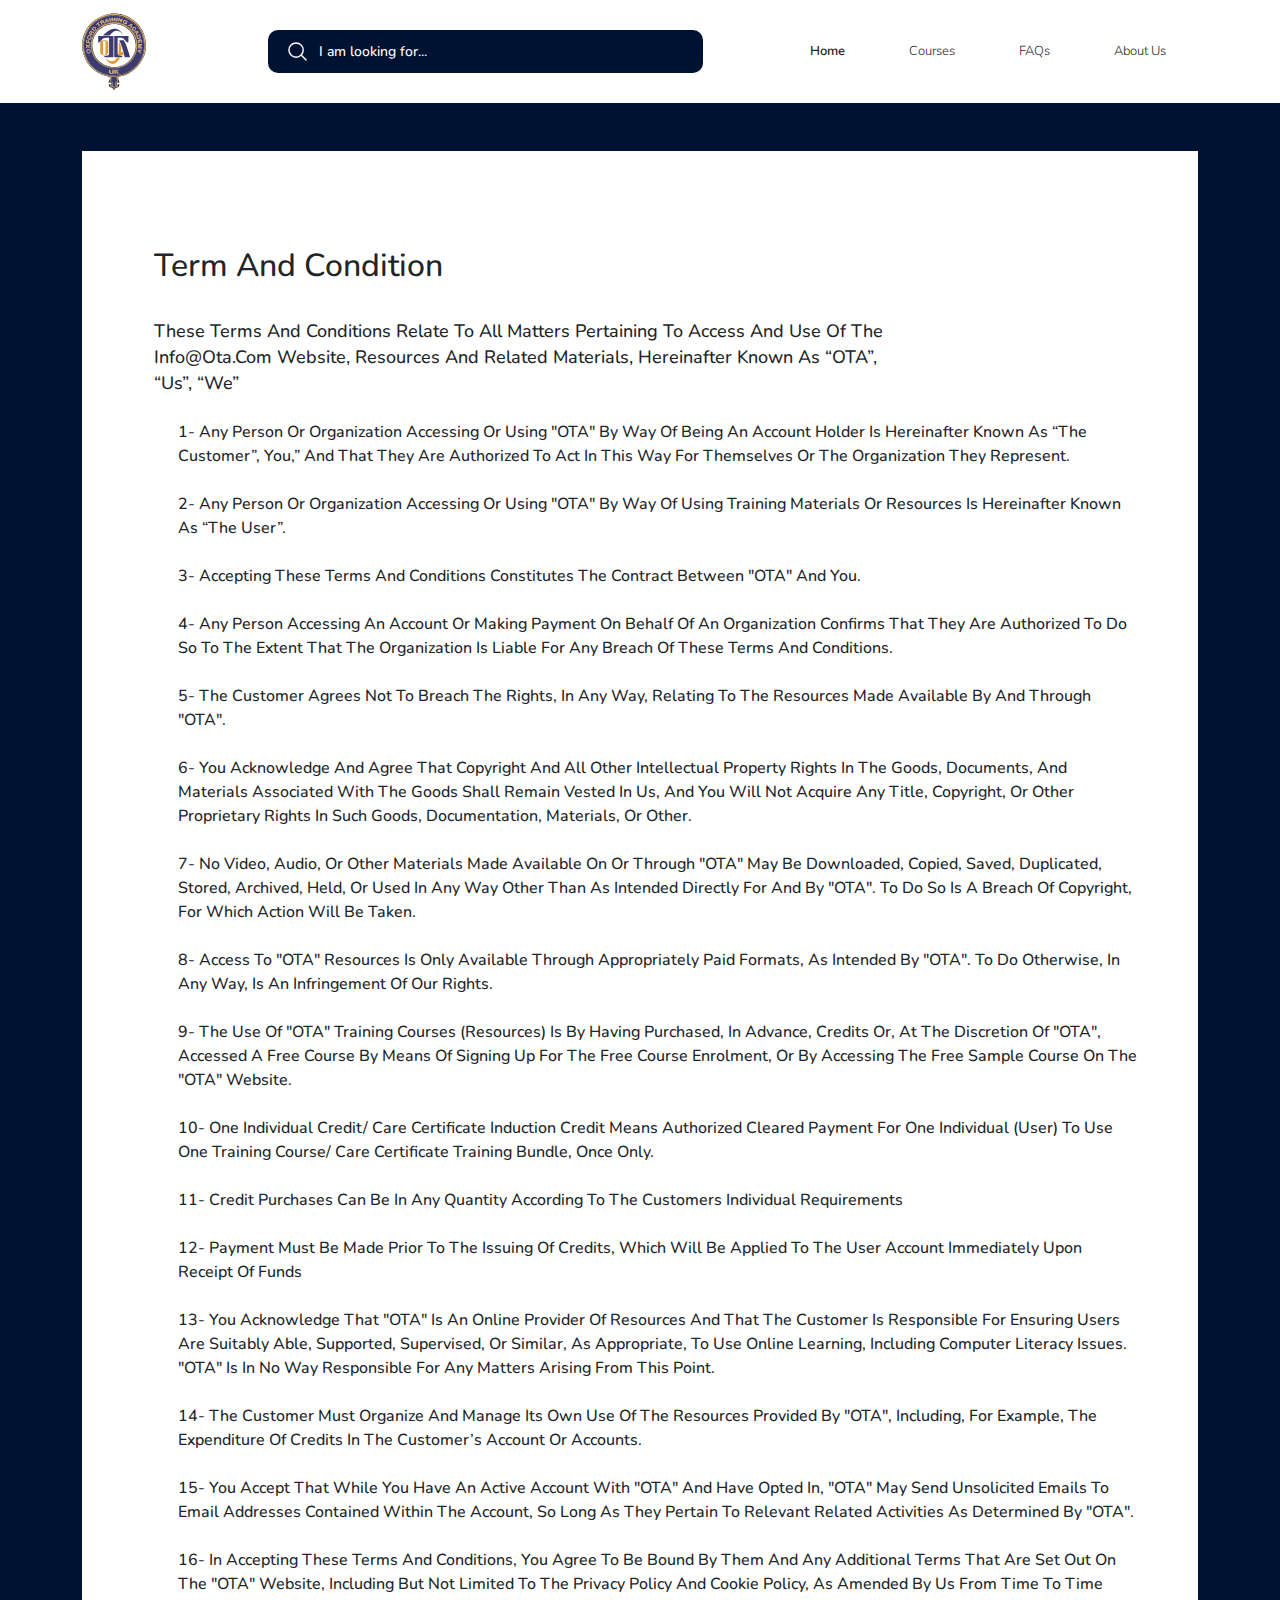
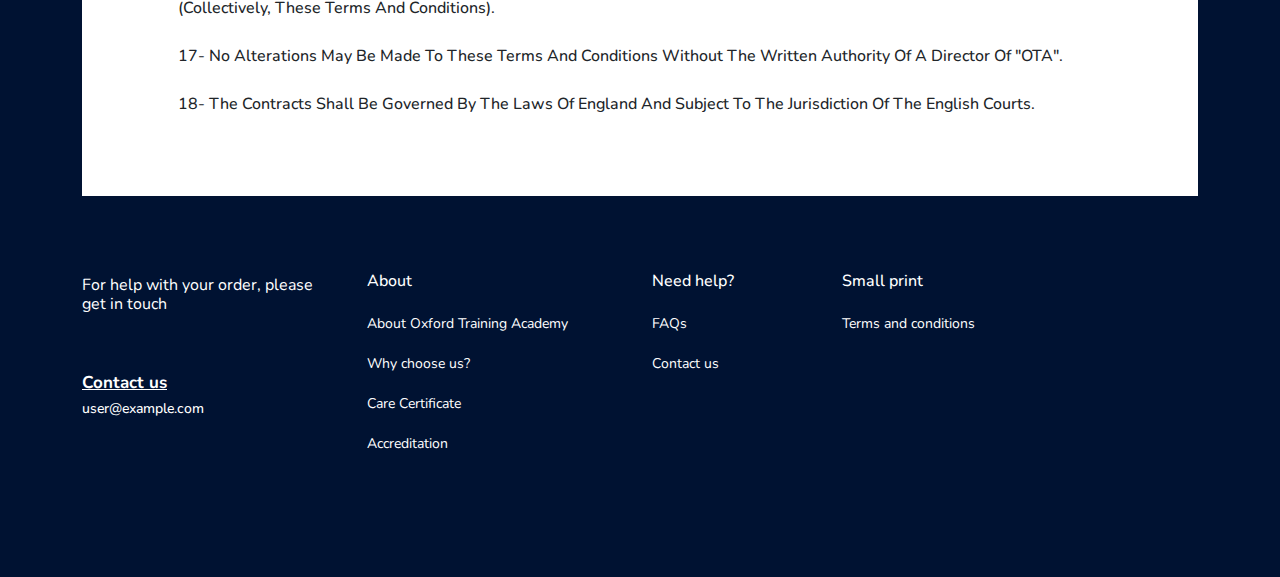
<file: terms.html>
<!DOCTYPE html>
<html lang="en">
<head>
    <meta charset="UTF-8">
    <meta http-equiv="X-UA-Compatible" content="IE=edge">
    <meta name="viewport" content="width=device-width, initial-scale=1.0">
    <link href="https://fonts.googleapis.com/css2?family=Nunito:wght@300;400;500;600;700&display=swap" rel="stylesheet">
    <link rel="stylesheet" href="css/all.min.css">
    <link rel="stylesheet" href="css/bootstrap.min.css">
    <link rel="stylesheet" href="css/bootstrap.min.css.map">
    <link rel="stylesheet" href="css/style.css">
    <link rel="shortcut icon" href="images/logo.svg" type="image/x-icon">
    <title>Oxford Training Academy</title>
</head>
<body>
    <section class="top-section">
        <nav class="navbar navbar-expand-lg bg-white">
            <div class="container">
            <a class="navbar-brand pe-5" href="#"><img src="images/logo.svg" alt=""></a>
            <button class="navbar-toggler" type="button" data-bs-toggle="collapse" data-bs-target="#navbarSupportedContent" aria-controls="navbarSupportedContent" aria-expanded="false" aria-label="Toggle navigation">
                <span class="navbar-toggler-icon"></span>
            </button>
            <div class="collapse navbar-collapse" id="navbarSupportedContent">
                <div class="search m-auto d-flex">
                    <form action="programs" class="d-flex justify-content-center align-items-center w-100" method="get">
                        <button class="d-flex justify-content-center align-items-center" type="submit"><img class="w-100" src="images/search.svg" alt="Search Icon"></button>
                        <!-- <button type="submit"><i class="fa-solid fa-magnifying-glass text-white"></i></button> -->
                        <input type="search" name="search" class="form-control" placeholder="I am looking for..." aria-label="Search">
                    </form>
                </div>
                <ul class="navbar-nav ms-auto mb-2 mb-lg-0 text-center">
                <li class="nav-item py-xl-0 py-2 px-4">
                    <a class="nav-link active" aria-current="page" href="index.html">Home</a>
                </li>
                <li class="nav-item py-xl-0 py-2 px-4">
                    <a class="nav-link" href="courses.html">Courses</a>
                </li>
                <li class="nav-item py-xl-0 py-2 px-4">
                    <a class="nav-link" href="#">FAQs</a>
                </li>
                <li class="nav-item py-xl-0 py-2 px-4">
                    <a class="nav-link" href="#">About Us</a>
                </li>
                </ul>
                
            </div>
            </div>
        </nav>
    </section>
    <!-- End Top Section -->

    <section class="terms-section d-flex">
        <div class="container pt-5">
            <div class="row mx-xl-0 mx-2 p-md-5 p-3 bg-white">
                <div class="col-12 ps-xl-4 pt-5 pb-4"><h2>term and condition </h2></div>
                <div class="col-xl-9 ps-xl-4"><h6>These terms and conditions relate to all matters pertaining to access and use of the Info@ota.com website, resources and related materials, hereinafter known as “OTA”, “Us”, “We”</h6></div>
                <div class="col-12 py-3 ps-xl-5">
                    <p>1- Any person or organization accessing or using "OTA" by way of being an account holder is hereinafter known as “the customer”, you,” and that they are authorized to act in this way for themselves or the organization they represent.

2- Any person or organization accessing or using "OTA" by way of using training materials or resources is hereinafter known as “the user”.

3- Accepting these terms and conditions constitutes the contract between "OTA" and you.

4- Any person accessing an account or making payment on behalf of an organization confirms that they are authorized to do so to the extent that the organization is liable for any breach of these Terms and Conditions.

5- The customer agrees not to breach the rights, in any way, relating to the resources made available by and through "OTA".

6- You acknowledge and agree that copyright and all other intellectual property rights in the goods, documents, and materials associated with the goods shall remain vested in us, and you will not acquire any title, copyright, or other proprietary rights in such goods, documentation, materials, or other.

7- No video, audio, or other materials made available on or through "OTA" may be downloaded, copied, saved, duplicated, stored, archived, held, or used in any way other than as intended directly for and by "OTA". To do so is a breach of copyright, for which action will be taken.

8- Access to "OTA" resources is only available through appropriately paid formats, as intended by "OTA". To do otherwise, in any way, is an infringement of our rights.

9- The use of "OTA" training courses (resources) is by having purchased, in advance, credits or, at the discretion of "OTA", accessed a free course by means of signing up for the free course enrolment, or by accessing the free sample course on the "OTA" website.

10- One individual credit/ Care Certificate Induction credit means authorized cleared payment for one individual (user) to use one training course/ Care Certificate training bundle, once only.

11- Credit purchases can be in any quantity according to the customers individual requirements

12- Payment must be made prior to the issuing of credits, which will be applied to the user account immediately upon receipt of funds

13- You acknowledge that "OTA" is an online provider of resources and that the customer is responsible for ensuring users are suitably able, supported, supervised, or similar, as appropriate, to use online learning, including computer literacy issues. "OTA" is in no way responsible for any matters arising from this point.

14- The customer must organize and manage its own use of the resources provided by "OTA", including, for example, the expenditure of credits in the customer’s account or accounts.

15- You accept that while you have an active account with "OTA" and have opted in, "OTA" may send unsolicited emails to email addresses contained within the account, so long as they pertain to relevant related activities as determined by "OTA".

16- In accepting these Terms and Conditions, you agree to be bound by them and any additional terms that are set out on the "OTA" website, including but not limited to the Privacy Policy and Cookie Policy, as amended by us from time to time (collectively, these Terms and Conditions).

17- No alterations may be made to these terms and conditions without the written authority of a director of "OTA".

18- The contracts shall be governed by the laws of England and subject to the jurisdiction of the English courts.</p>
                </div>
            </div>
        </div>
    </section>


    <section class="footer-section py-5 px-xl-0 px-1">
        <div class="container">
            <div class="row pt-4">
                <div class="col-xl-3 col-6">
                    <div class="col-12 pt-2 pe-4">
                        <h4 class="special">For help with your order, please get in touch</h4>
                    </div>
                    <div class="col-12 pt-5">
                            <u><strong>Contact us</strong></u>
                    </div>
                    <div class="col-12">
                        <a class="special" href="mailto:user@example.com">user@example.com</a>
                    </div>
                </div>
                <div class="col-xl-3 col-6">
                    <div class="col-12">
                        <h4 class="py-1">About</h4>
                    </div>
                    <div class="col-12">
                        <ul class="p-0">
                            <li class="py-2"><a href="http://">About Oxford Training Academy</a></li>
                            <li class="py-2"><a href="http://">Why choose us?</a></li>
                            <li class="py-2"><a href="http://">Care Certificate</a></li>
                            <li class="py-2"><a href="http://">Accreditation</a></li>
                        </ul>
                    </div>
                </div>
                <div class="col-xl-2 col-6 py-xl-0 py-5">
                    <div class="col-12">
                        <h4 class="py-1">Need help?</h4>
                    </div>
                    <div class="col-12">
                        <ul class="p-0">
                            <li class="py-2"><a href="http://">FAQs</a></li>
                            <li class="py-2"><a href="http://">Contact us</a></li>
                        </ul>
                    </div>
                </div>
                <div class="col-xl-2 col-6 py-xl-0 py-5">
                    <div class="col-12">
                        <h4 class="py-1">Small print</h4>
                    </div>
                    <div class="col-12">
                        <ul class="p-0">
                            <li class="py-2"><a href="http://">Terms and conditions</a></li>
                        </ul>
                    </div>
                </div>
            </div>
            <div class="row rectangle"></div>
        </div>
    </section>


        <!-- Back to top Button -->
        <button type="button" class="btn btn-floating btn-lg" id="btn-back-to-top">
            <i class="fa-solid fa-caret-up"></i>
         </button>
        <!-- End Back to top Button -->



    <script src="js/jquery-3.6.0.min.js"></script>
    <script src="js/popper.min.js"></script>
    <script src="js/bootstrap.min.js"></script>
    <script src="js/bootstrap.min.js.map"></script>

        <!-- Back to top Button -->
        <script>
            //Get the button
            let mybutton = document.getElementById("btn-back-to-top");
    
            // When the user scrolls down 20px from the top of the document, show the button
            window.onscroll = function() {
                scrollFunction();
            };
    
            function scrollFunction() {
                if (
                    document.body.scrollTop > 20 ||
                    document.documentElement.scrollTop > 20
                ) {
                    mybutton.style.display = "block";
                } else {
                    mybutton.style.display = "none";
                }
            }
            // When the user clicks on the button, scroll to the top of the document
            mybutton.addEventListener("click", backToTop);
    
            function backToTop() {
                document.body.scrollTop = 0;
                document.documentElement.scrollTop = 0;
            }
        </script>
        <!-- End Back to top Button -->
</body>
</html>
</file>
<file: css/style.css>
* {
    padding: 0;
    margin: 0;
    box-sizing: border-box;
    font-family: 'Nunito', sans-serif;
}

.main-color {
    color: #001232;
}

#btn-back-to-top {
    background-color: #E19C37;
    color: #fff;
    border-radius: 50%;
    position: fixed;
    bottom: 20px;
    right: 20px;
    display: none;
    z-index: 2;
}

.navbar-toggler:focus,
.navbar-toggler:active,
.navbar-toggler-icon:focus {
    outline: none;
    box-shadow: none;
}

.navbar-brand img {
    width: 80% !important;
}

.navbar .nav-item a {
    font-size: 15px;
    font-weight: 300;
    color: #272727 !important;
    transition: all 0.2s;
}

.navbar .nav-item a.active {
    font-weight: 600;
}

.search {
    width: 50%;
    /* height: 64px; */
    align-items: center;
    background-color: #001232 !important;
    border-radius: 10px;
    padding: 5px 20px;
}

.search i {
    font-size: 24px;
    padding: 0 10px;
}

.search button {
    background-color: transparent;
    border: 0;
}

.search input::placeholder {
    color: #FFF;
}

.search input {
    font-size: 19px;
    font-weight: 500;
    color: #FFF;
    border: 0 !important;
    background: transparent !important;
}

.search .form-control:focus,.search .form-control:active {
    color: #FFF;
    border: 0 !important;
    outline: none;
    box-shadow: none;
}

.home-section {
    background-image: url(../images/bg-1.jpg);
    background-position: top center;
    background-size: cover;
    background-repeat: no-repeat;
    height: 90vh;
}
.home-section .container-fluid.main {
    background-color: rgba(0, 18, 50, 0.42);
    width: 100%;
    height: 100%;
}

.home-section h1 {
    font-size: 31px;
    font-weight: 600;
}

.home-section p {
    font-size: 25px;
    font-weight: 500;
}

.home-section .search-2 {
    width: 100%;
    align-items: center;
    background-color: #FFF !important;
    border-radius: 10px;
    padding: 5px 20px;
}

.home-section .search-2 input {
    color: #000;
    border: 0 !important;
    background: transparent !important;
    font-weight: 600;
    font-size: 19px;
}

.home-section .search-2 .form-control:focus,.search-2 .form-control:active {
    color: #000;
    border: 0 !important;
    outline: none;
    box-shadow: none;
}

.rectangle-section .container-fluid.sec {
    background-color: #001232;
    position: relative;
}

.rectangle-section .rectangle i {
    font-size: 70px;
}

.rectangle-section .rectangle p {
    font-size: 19px;
    font-weight: 400;
    line-height: 28px;
}

.rectangle-section .rectangle h2 {
    font-size: 32px;
    font-weight: 700;
}

.rectangle-section .rectangle h3 {
    font-size: 26px;
    font-weight: 300;
}

.rectangle-section .rectangle .img-1 {
    width: 65%;
}

.rectangle-section .rectangle .img-2 {
    width: 72%;
}

.rectangle-section .rectangle .img-3 {
    width: 60%;
}

.courses-section .head h4 {
    font-size: 25px;
    font-weight: 500;
    color: #000;
}

.courses-section .body a {
    text-decoration: none;
    color: #000;
}

.courses-section .body .course {
    width: 100%;
    background-color: #FFF;
    height: 380px;
    border-radius: 15px;
    box-shadow: 0px 4px 4px rgba(0, 0, 0, 0.1);
    transition: all 0.2s;
    margin: auto;
}

.courses-section .body .course .image {
    width: 100%;
    height: 60%;
    background-position: center center;
    background-size: cover;
    background-repeat: no-repeat;
    border-radius: 15px;
}

.courses-section .body .course:hover {
    transform: scale(1.025);
}

.courses-section .body .course img {
    width: 100%;
    height: 100% !important;
    border-radius: 15px;
}

.courses-section .body .course h6 {
    font-size: 16px;
    font-weight: 400;
    color: #000;
}

.courses-section .body .course small {
    font-size: 12px;
    font-weight: 400;
    color: #000;
}


.courses-section .body .course i {
    font-size: 14px;
    color: #000;
}

.courses-section .body .course span {
    font-size: 14px;
    font-weight: 400;
    color: #000;
}

.courses-section .body .course strong {
    font-size: 18px;
    font-weight: 800;
    color: #000;
}

.subtitle-section img {
    border-radius: 15px;
}

.subtitle-section h3 {
    font-size: 24px;
    font-weight: 400;
    color: #000;
}

.subtitle-section p {
    font-size: 16px;
    font-weight: 400;
    color: #000;
}

.features-section .head h4 {
    font-size: 25px;
    font-weight: 500;
    color: #000;
}
.features-section .body .icon {
    height: 150px;
}
.features-section .body .icon img {
    height: 100% !important;
}

.features-section .body h5 {
    font-size: 20px;
    font-weight: 500;
    color: #000;
}

.features-section .body p {
    font-size: 16px;
    font-weight: 400;
    color: #000;
}

.accreditations-section h4 {
    font-size: 24px;
    font-weight: 400;
    color: #000;
}

.accreditations-section p {
    font-size: 16px;
    font-weight: 400;
    color: #000;
}

.accreditations-section p.special {
    font-size: 14px;
    font-weight: 400;
    color: #000;
    white-space: pre-wrap;
}

.customers-section .head h4 {
    font-size: 25px;
    font-weight: 500;
    color: #000;
}

/* width */
::-webkit-scrollbar {
    width: 10px;
    height: 15px;
  }

  /* Track */
  ::-webkit-scrollbar-track {
    background: #D7D7D7;
    border-radius: 28px;
  }

  /* Handle */
  ::-webkit-scrollbar-thumb {
    border-radius: 28px;
    background: #001232;
  }


.customers-section .body {
    flex-wrap: nowrap;
    overflow-x: scroll;
}


.customers-section .body .opinion {
    width: 100%;
    height: 100%;
    background-color: #001232;
}

.customers-section .body .opinion h6 {
    font-size: 20px;
    font-weight: 400;
    text-align: center;
    color: #E19C37;
}

.customers-section .body .opinion p {
    font-size: 15px;
    font-weight: 400;
}

.footer-section {
    color: #FFF;
    background-color: #001232;
}

.footer-section h4 {
    font-size: 16px;
    font-weight: 500;
}

.footer-section h4.special {
    font-size: 18px;
    font-weight: 400;
}

.footer-section strong {
    font-size: 18px;
    font-weight: 700;
}

.footer-section li {
    list-style: none;
}

.footer-section a {
    text-decoration: none;
    color: #FFF;
    font-size: 14px;
    font-weight: 400;
    transition: all 0.5s;
}

.footer-section a:hover {
    padding-left: 18px;
    color: #E19C37;
}

.footer-section a.special {
    font-size: 15px;
    font-weight: 500;
}

.footer-section .rectangle {
    height: 50px;
}










.about-us-section {
    background-image: url(../images/about-us-bg.png);
    background-position: top center;
    background-size: contain;
    background-repeat: no-repeat;
}

.about-us-section p {
    white-space: pre-wrap;
}

.about-us-section .rectangle h2 {
    font-size: 32px;
    font-weight: 700;
}

.about-us-section .rectangle img {
    width: 100%;
    border-radius: 30px;
}

.about-us-section .rectangle p {
    white-space: pre-wrap;
    color: #000;
}

.about-us-section .box {
    background-color: #001232;
    border-radius: 15px;
    height: 250px;
}

.about-us-section .box .title h5 {
    font-weight: 700;
}

.about-us-section .box .desc p {
    font-weight: 300;
}



.course-section {
    background-image: url(../images/faq-bg.png);
    background-position: top center;
    background-size: contain;
    background-repeat: no-repeat;
}

.course-section .head h2 , h6 {
    font-weight: 400;
    line-height: 26px;
}

.course-section .body img {
    border-radius: 15px;
}

.course-section .body strong {
    font-size: 24px;
    font-weight: 700;
}

.course-section .body i {
    font-size: 20px;
}

.course-section .body span {
    font-size: 24px;
    font-weight: 600;
}

.course-section .desc p {
    white-space: pre-wrap;
}

.course-section .desc p.special {
    -webkit-columns: 40px 2;
}

.course-section .summary .desc p {
    font-size: 18px;
}

.terms-section {
    background-color: #001232;
    text-transform: capitalize;
}

.terms-section p {
    white-space: pre-wrap;
    font-weight: 500;
}

.terms-section h6 {
    font-size: 18px;
    font-weight: 500;
}


.faq-section {
    background-image: url(../images/faq-bg.png);
    background-position: top center;
    background-size: contain;
    background-repeat: no-repeat;
}

.faq-section .rectangle h2 {
    font-size: 32px;
    font-weight: 700;
}

.faq-section .nav-tabs {
    border: 0;
}

.faq-section .nav-link {
    border: 1px solid #E19C37;
    color: #001232;
    border-radius: 15px;
    padding: 20px 80px;
    margin: 0 10px;
    transition: all 0.5s;
}

.faq-section .nav-link:hover {
    border: 1px solid transparent;
    background-color: #001232;
    color: #E19C37;
}

.faq-section .nav-link.active {
    border: 1px solid transparent;
    background-color: #001232;
    color: #E19C37;
}

.faq-section .title h5 {
    cursor: pointer;
}

.about-us-section .country-list-btn {
    border: 1px solid transparent !important;
    background-color: #001232;
    color: #FFF;
    border-radius: 15px !important;
    padding: 20px 80px;
    margin: 10px 0;
    transition: all 0.2s;
    width: 100%;
}



.about-us-section .country-list {
    padding: 20px 80px;
    color: #FFF;
    background-color: #001232;
    border-radius: 15px;
    width: 100%;
}

.about-us-section .nav {
    display: block;
}

.about-us-section .nav-link {
    display: block;
    background-color: #001232;
    color: #FFF;
}

.about-us-section .nav-link.active {
    border: 1px solid transparent;
    background-color: #001232;
    color: #E19C37;
}

.about-us-section .tab-content {
    background-color: #001232;
    color: #FFF;
    padding: 20px 80px;
    border-radius: 15px;
}

@media all and (max-width:1399px) {
    .home-section .search-2 {
        width: 87%;
    }

    .search {
        width: 45%;
    }

    .search input {
        font-size: 14px;
    }
    
    .search i {
        font-size: 20px;
    }

    .navbar-brand img {
        width: 75% !important;
    }

    .navbar .nav-item a {
        font-size: 13px;
    }

    .home-section {
        height: 85vh;
    }

    .home-section h1 {
        font-size: 25px;
    }
    
    .home-section p {
        font-size: 22px;
    }

    .home-section .search-2 input {
        font-size: 16px;
    }

    .rectangle-section .rectangle p {
        font-size: 13px;
    }

    .rectangle-section .rectangle img {
        width: 95%;
    }

    .rectangle-section .rectangle i {
        font-size: 35px;
    }

    .subtitle-section h3 {
        font-size: 20px;
    }

    .subtitle-section p {
        font-size: 14px;
    }

    .features-section .head h4 {
        font-size: 20px;
    }

    .features-section .body h5 {
        font-size: 18px;
    }

    .features-section .body p {
        font-size: 14px;
    }


    .accreditations-section h4 {
        font-size: 22px;
    }

    .accreditations-section p {
        font-size: 16px;
    }

    .accreditations-section p.special {
        font-size: 14px;
    }

    .customers-section .head h4 {
        font-size: 20px;
    }

    .customers-section .body .opinion h6 {
        font-size: 18px;
    }

    .customers-section .body .opinion p {
        font-size: 14px;
    }

    .footer-section h4.special {
        font-size: 16px;
    }

    .footer-section strong {
        font-size: 17px;
    }

    .footer-section a.special {
        font-size: 14px;
    }

    .footer-section h4 {
        font-size: 16px;
    }

    .footer-section a {
        font-size: 14px;
    }

    .footer-section a:hover {
        padding-left: 10px;
    }
}

@media all and (max-width:991px) {
    .home-section .search-2 {
        width: 87%;
    }

    .search {
        width: 70%;
    }

    .search input {
        font-size: 14px;
    }
    
    .search i {
        font-size: 20px;
    }

    .navbar-brand img {
        width: 75% !important;
    }

    .navbar .nav-item a {
        font-size: 16px;
    }

    .home-section {
        height: 85vh;
    }

    .home-section h1 {
        font-size: 22px;
    }
    
    .home-section p {
        font-size: 18px;
    }

    .home-section .search-2 input {
        font-size: 16px;
    }

    .rectangle-section .rectangle p {
        font-size: 13px;
    }

    .rectangle-section .rectangle .img-1 {
        width: 50% !important;
    }

    .rectangle-section .rectangle .img-2 {
        width: 55% !important;
    }

    .rectangle-section .rectangle .img-3 {
        width: 48% !important;
    }

    .rectangle-section .rectangle h2 {
        font-size: 22px;
    }

    .rectangle-section .rectangle h3 {
        font-size: 18px;
    }

    .rectangle-section .rectangle i {
        font-size: 35px;
    }

    .subtitle-section h3 {
        font-size: 20px;
    }

    .subtitle-section p {
        font-size: 14px;
    }

    .features-section .head h4 {
        font-size: 20px;
    }

    .features-section .body h5 {
        font-size: 18px;
    }

    .features-section .body p {
        font-size: 14px;
    }

    .features-section .body .icon img {
        width: 30% !important;
    }

    .accreditations-section h4 {
        font-size: 22px;
    }

    .accreditations-section p {
        font-size: 16px;
    }

    .accreditations-section p.special {
        font-size: 14px;
    }

    .customers-section .head h4 {
        font-size: 20px;
    }

    .customers-section .body .opinion h6 {
        font-size: 18px;
    }

    .customers-section .body .opinion p {
        font-size: 14px;
    }

    .footer-section h4.special {
        font-size: 16px;
    }

    .footer-section strong {
        font-size: 17px;
    }

    .footer-section a.special {
        font-size: 14px;
    }

    .footer-section h4 {
        font-size: 16px;
    }

    .footer-section a {
        font-size: 14px;
    }

    .footer-section a:hover {
        padding-left: 10px;
    }


    .course-section {
        background-size: 110% 60vh;
    }

    .course-section h2 {
        font-size: 22px;
    }

    .course-section h6 {
        font-size: 14px;
    }

    .course-section .body .price , .duration {
        justify-content: center;
    }

    .course-section .body span {
        font-size: 20px;
    }

    .course-section .body strong {
        font-size: 20px;
    }

    .course-section .title h4 {
        font-size: 18px;
    }

    .course-section .desc p {
        font-size: 15px;
    }

    .course-section .summary .desc p {
        font-size: 16px;
    }

    .course-section .desc p.special {
        -webkit-columns: 40px 1;
    }

    .terms-section h2 {
        font-size: 20px;
    }

    .terms-section p {
        font-size: 14px;
    }
    
    .terms-section h6 {
        font-size: 16px;
    }


    .about-us-section .rectangle h2 {
        font-size: 22px;
    }

    .about-us-section .rectangle h4 {
        font-size: 20px;
    }

    .about-us-section .rectangle p {
        font-size: 14px;
    }

    .about-us-section .box .title h5 {
        font-size: 18px;
    }

    .about-us-section .box .desc p {
        font-size: 14px;
    }

    .about-us-section .country-list-btn {
        font-size: 14px;
        padding: 20px 30px;
    }

    .about-us-section .country-list {
        padding: 20px 30px;
        font-size: 14px;
    }

    .about-us-section .tab-pane h5 {
        font-size: 16px;
    }

    .faq-section {
        background-size: 110% 50vh;
    }

    .faq-section .rectangle h2 {
        font-size: 22px;
    }

    .faq-section .rectangle h4 {
        font-size: 14px;
    }

    .faq-section .nav-link {
        padding: 10px;
        margin: 0 2px;
        font-size: 14px;
    }

    .faq-section .title h5 {
        font-size: 16px;
    }

    .faq-section .body h6 {
        font-size: 14px;
    }

    .courses-section .head h4 {
        font-size: 18px;
    }
}
</file>
